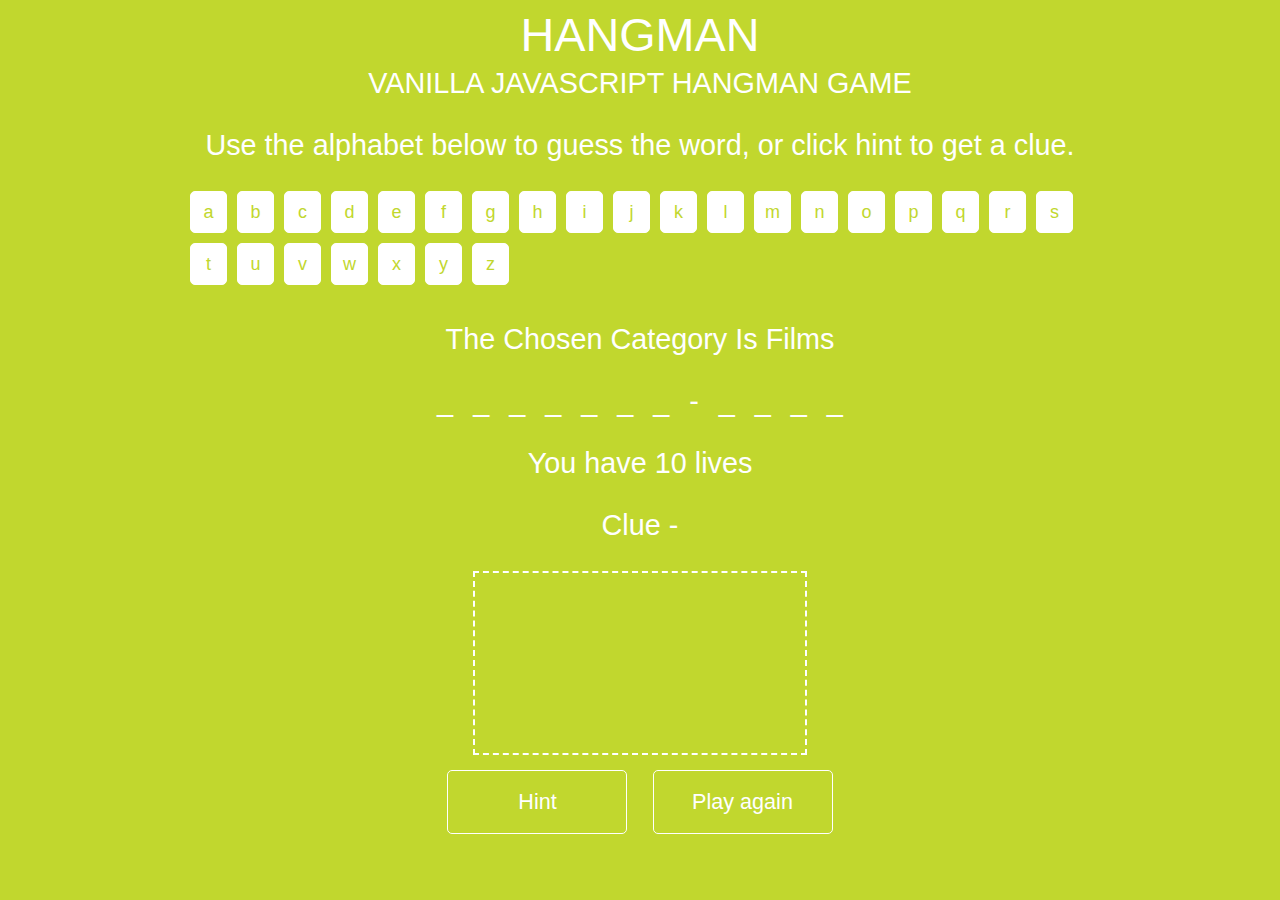
<file: Hangman/index.html>
<!DOCTYPE html>
<html lang="en">
<head>
    <meta charset="UTF-8">
    <meta name="viewport" content="width=device-width, initial-scale=1.0">
    <title>Hangman</title>
    <link rel="stylesheet" href="style.css">
</head>
<body>
    <div class="wrapper">
        <h1>Hangman</h1>
         <h2>Vanilla JavaScript Hangman Game</h2>
         <p>Use the alphabet below to guess the word, or click hint to get a clue. </p>
     </div>
     <div class="wrapper">
         <div id="buttons">
         </div>  
         <p id="catagoryName"></p>
         <div id="hold">
         </div>
         <p id="mylives"></p>
         <p id="clue">Clue -</p>  
          <canvas id="stickman">This Text will show if the Browser does NOT support HTML5 Canvas tag</canvas>
         <div class="container">
           <button id="hint">Hint</button>
           <button id="reset">Play again</button>
         </div>
     </div>
     <script src = "script.js">
    </script>
</body>
</html>
</file>
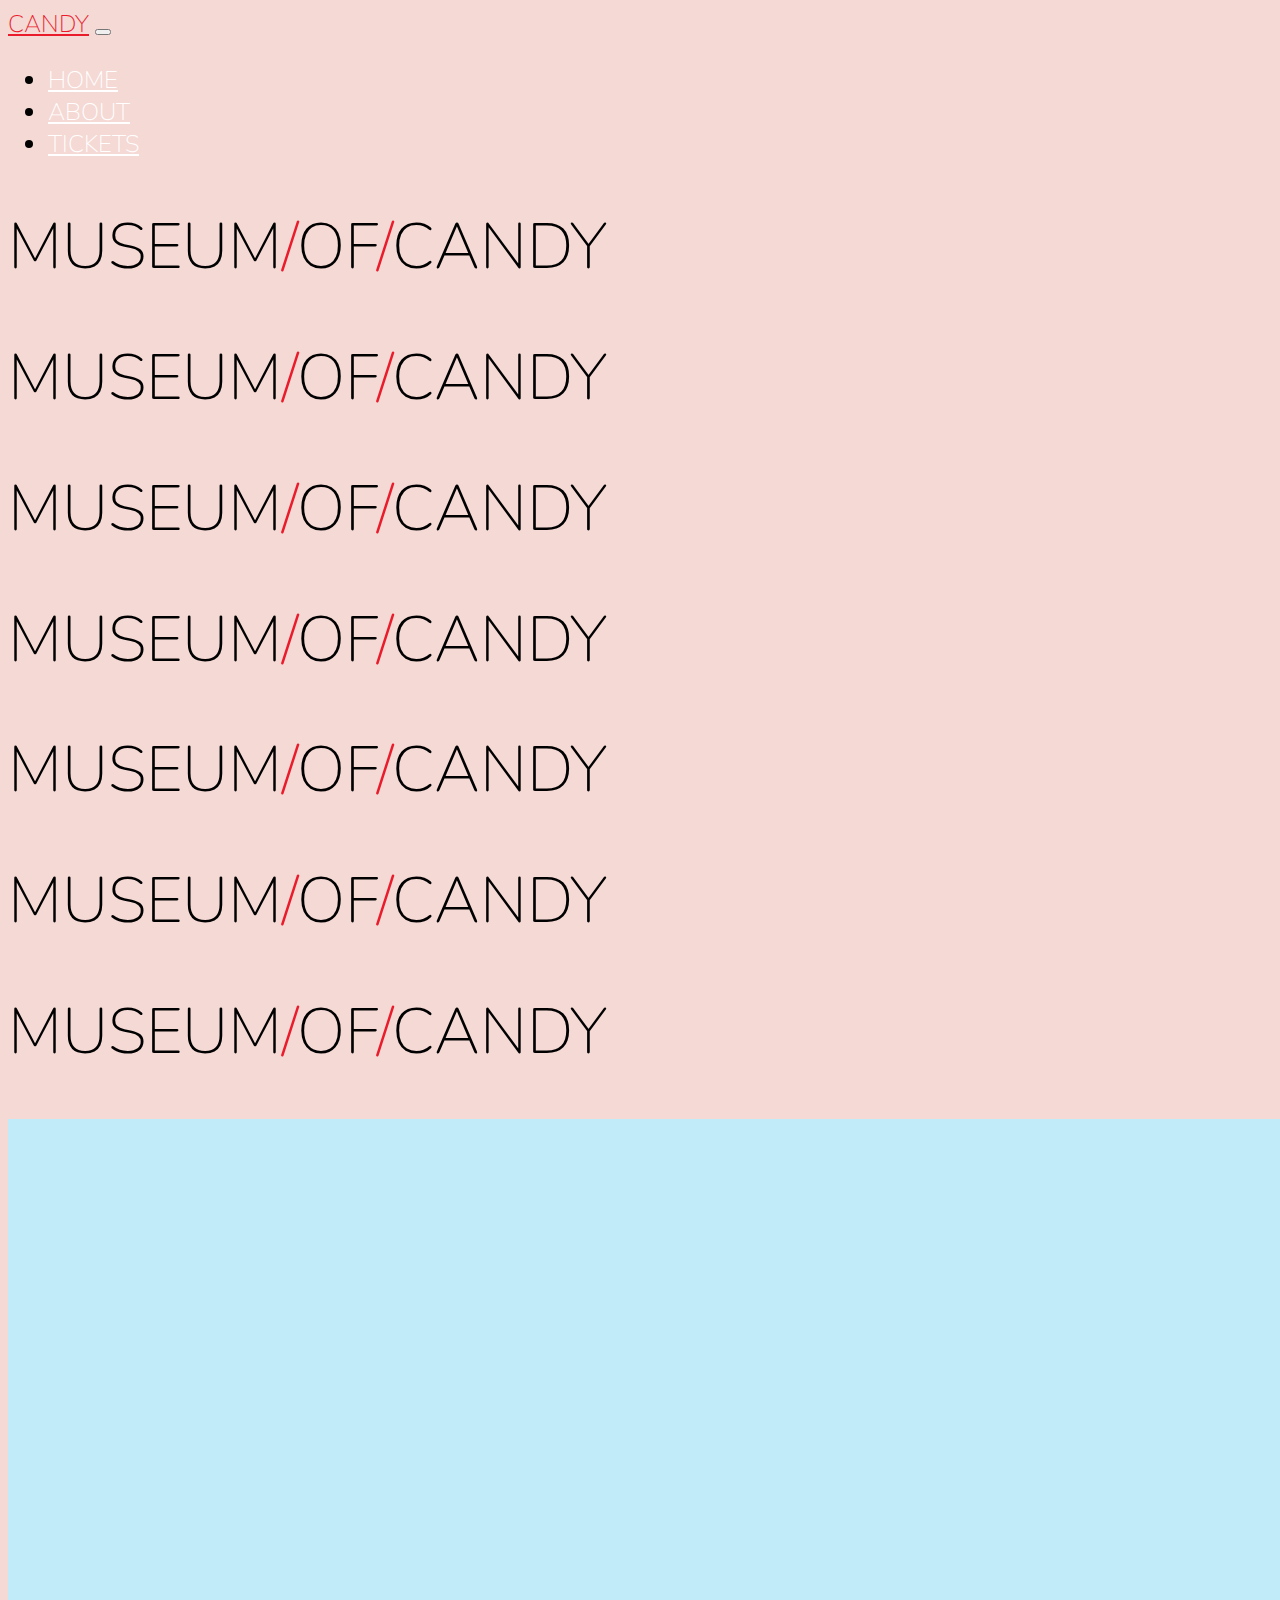
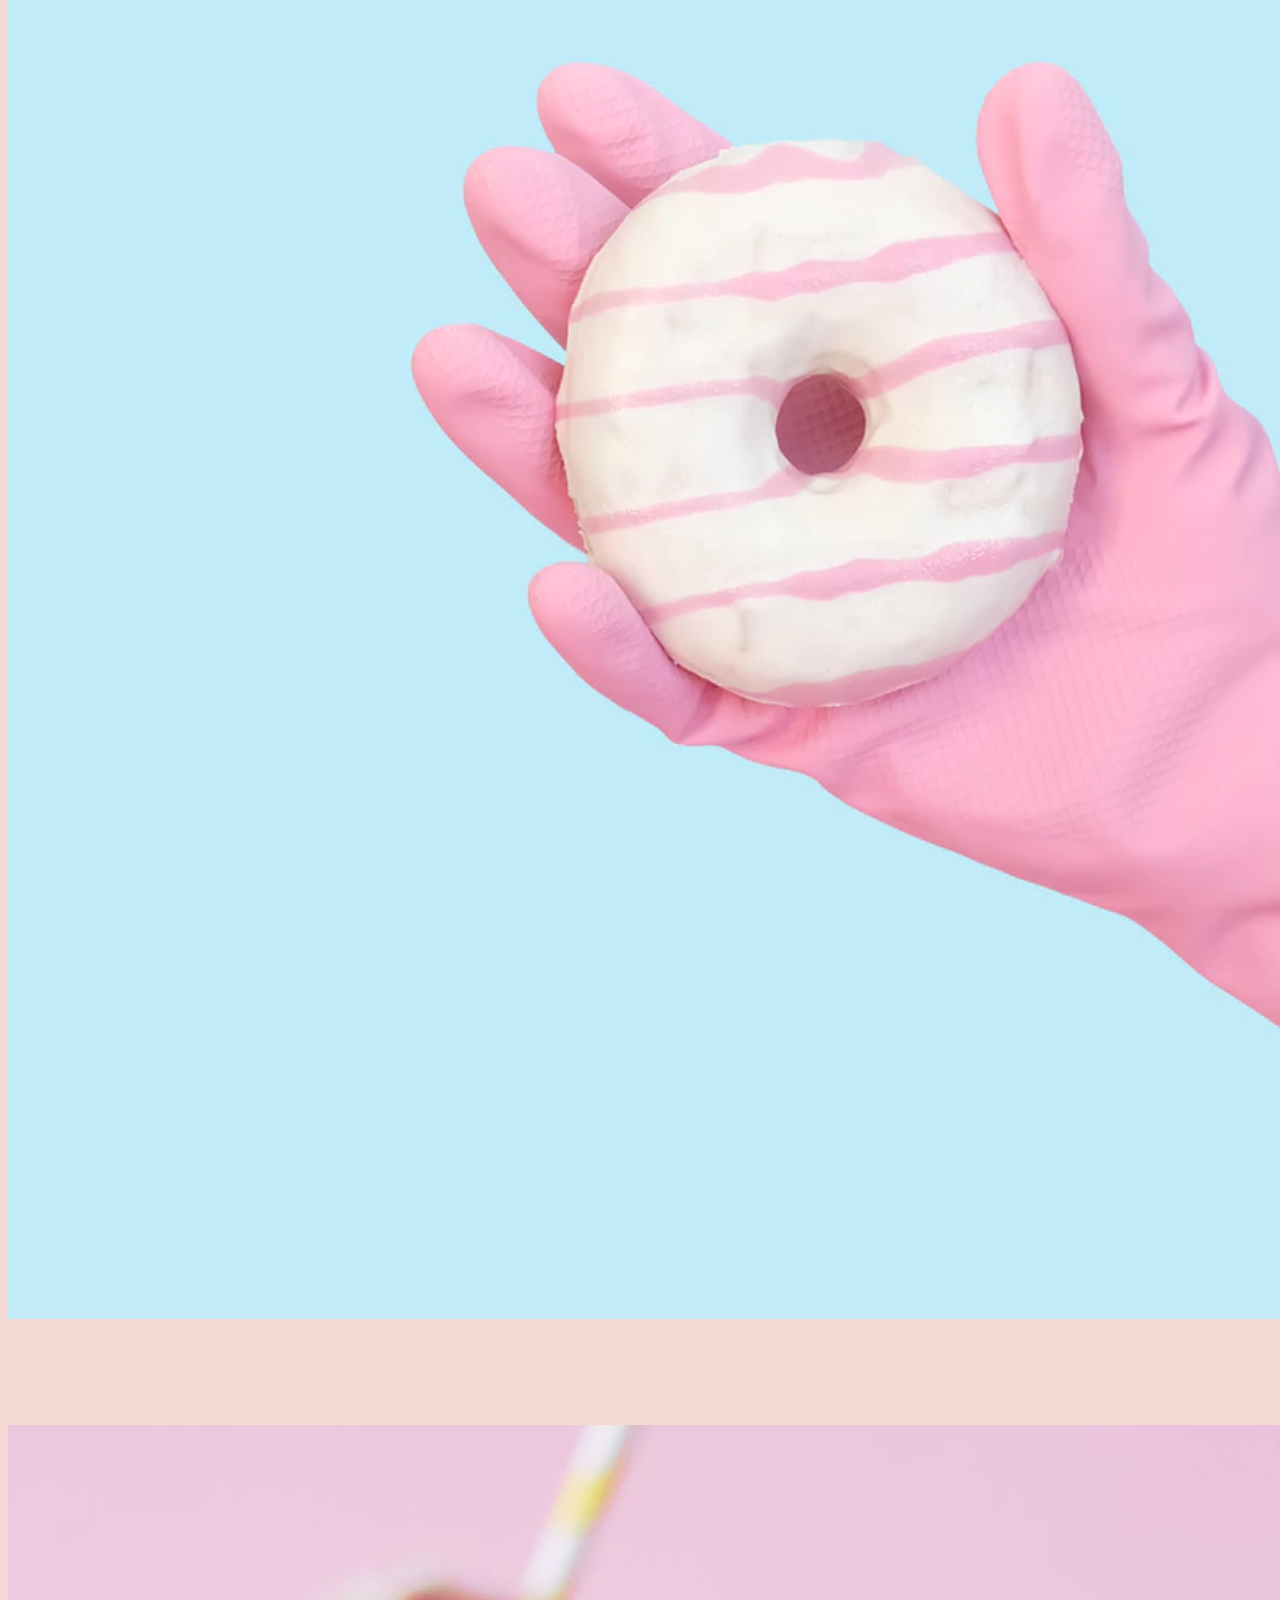
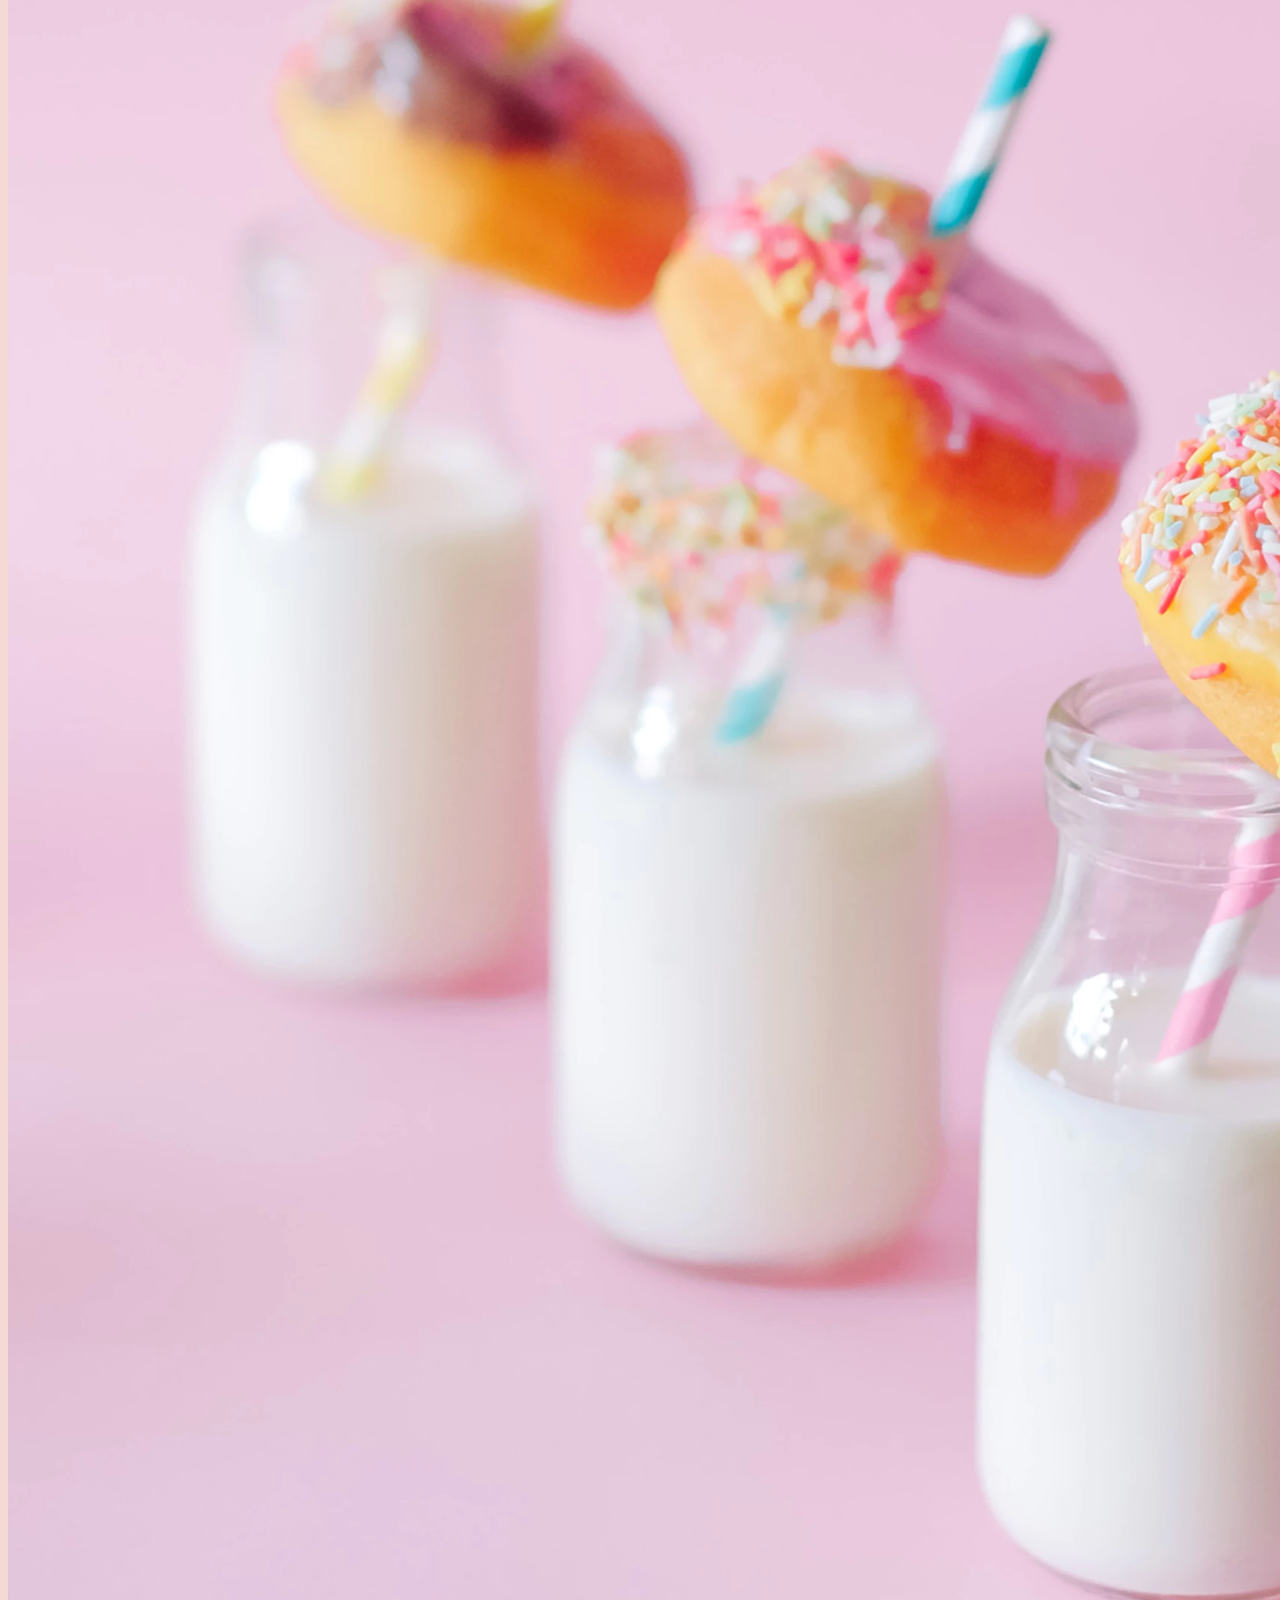
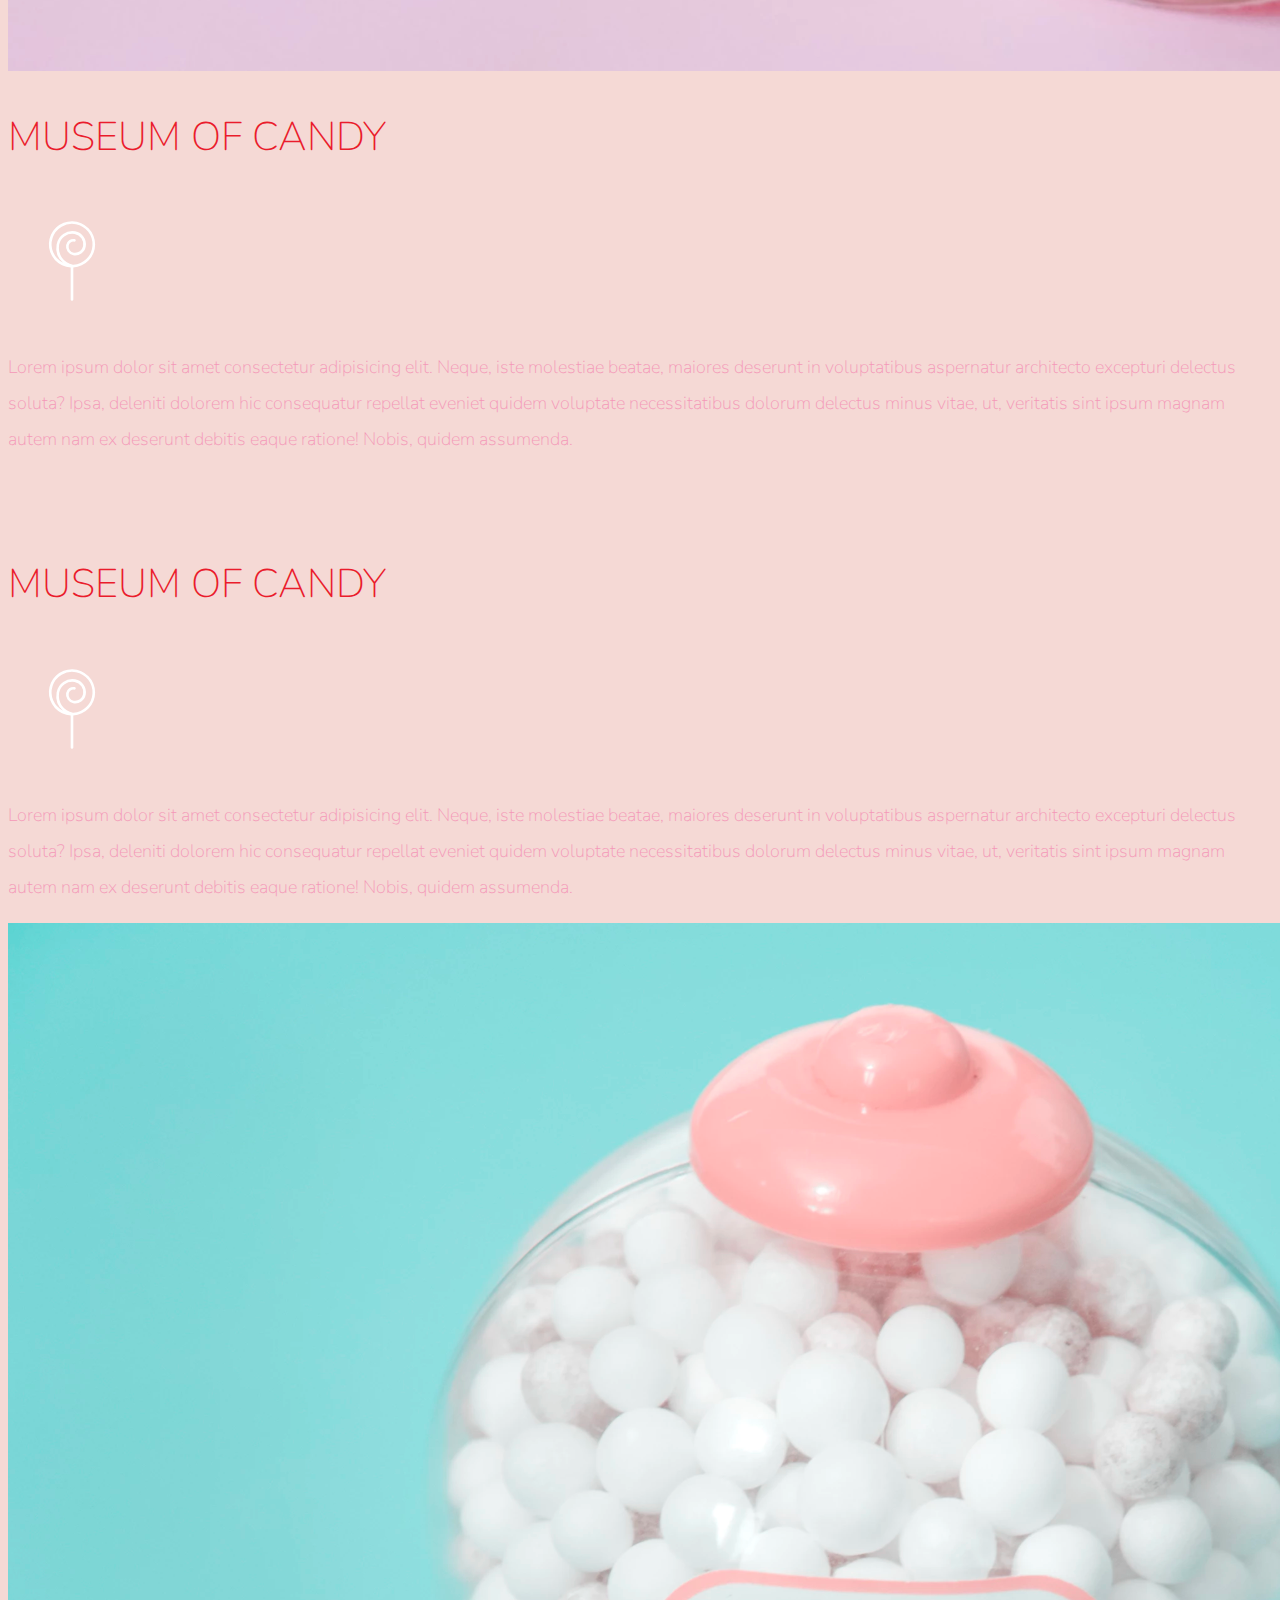
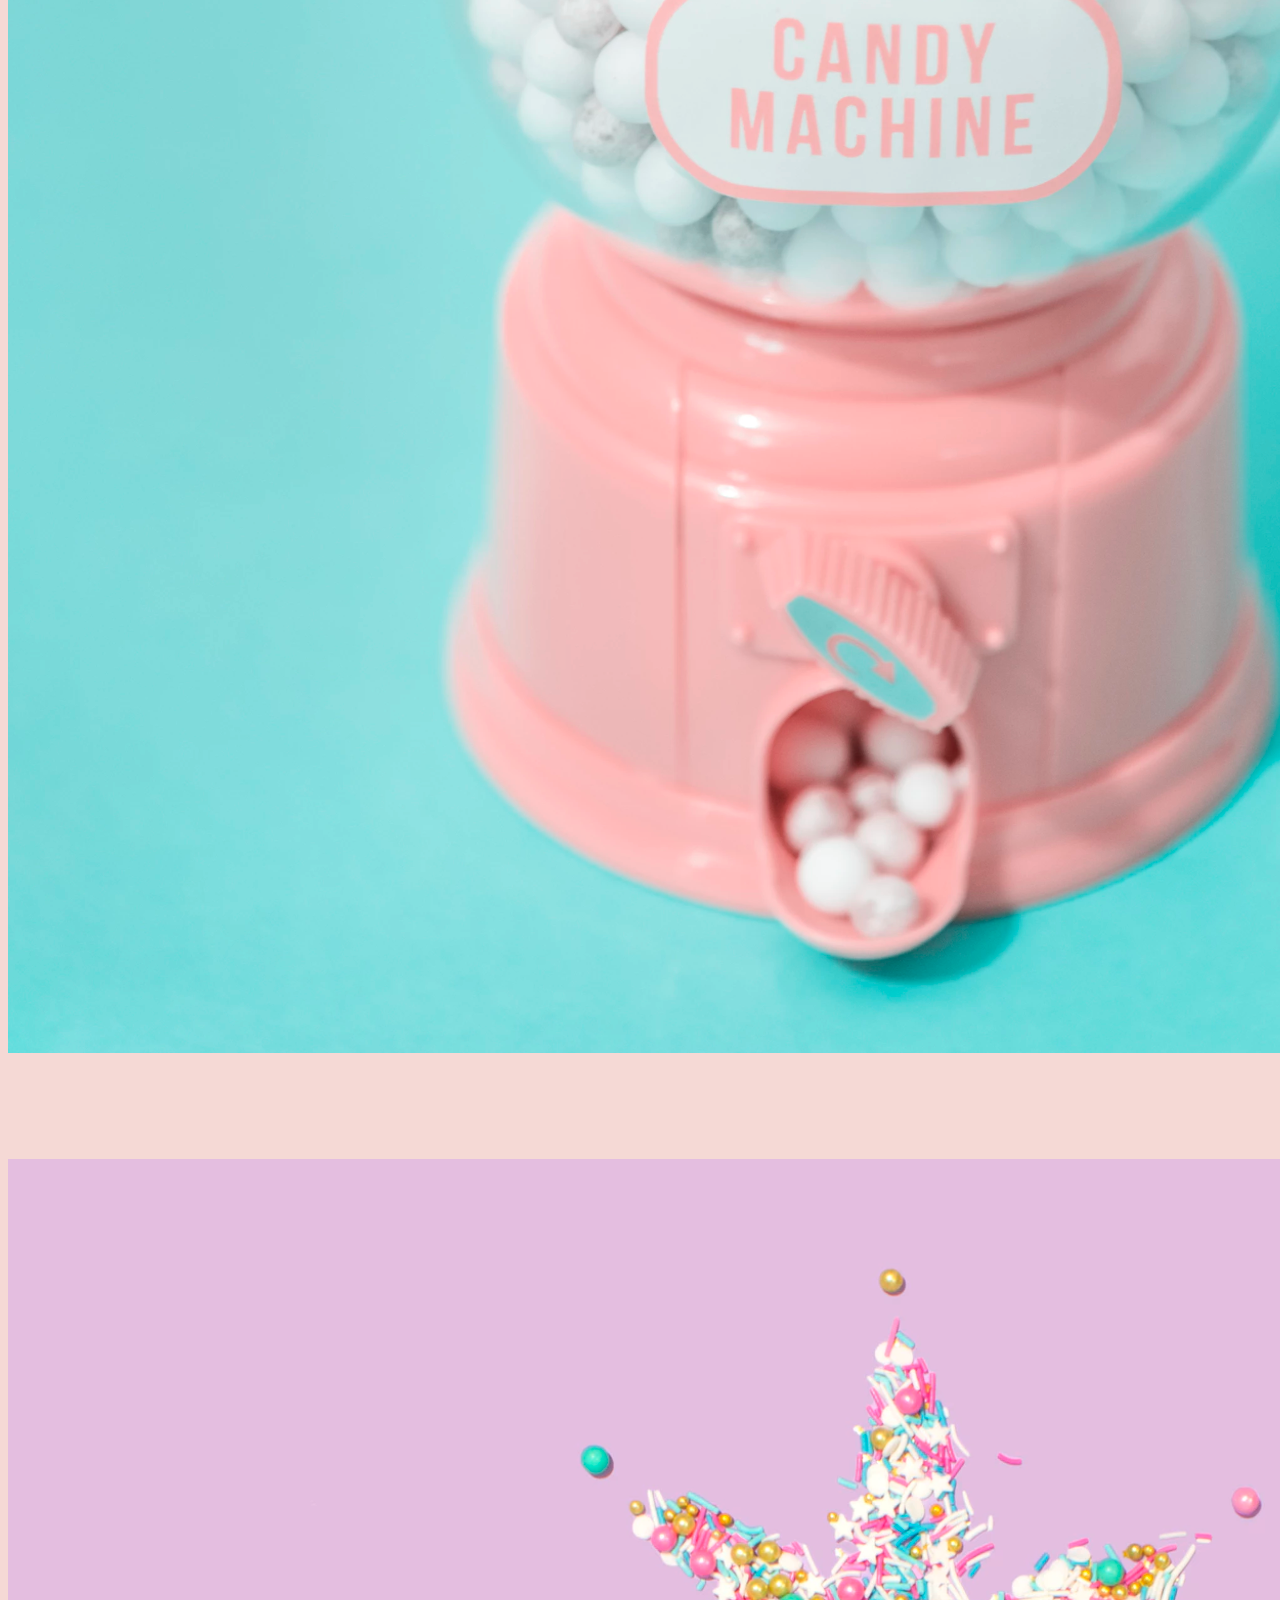
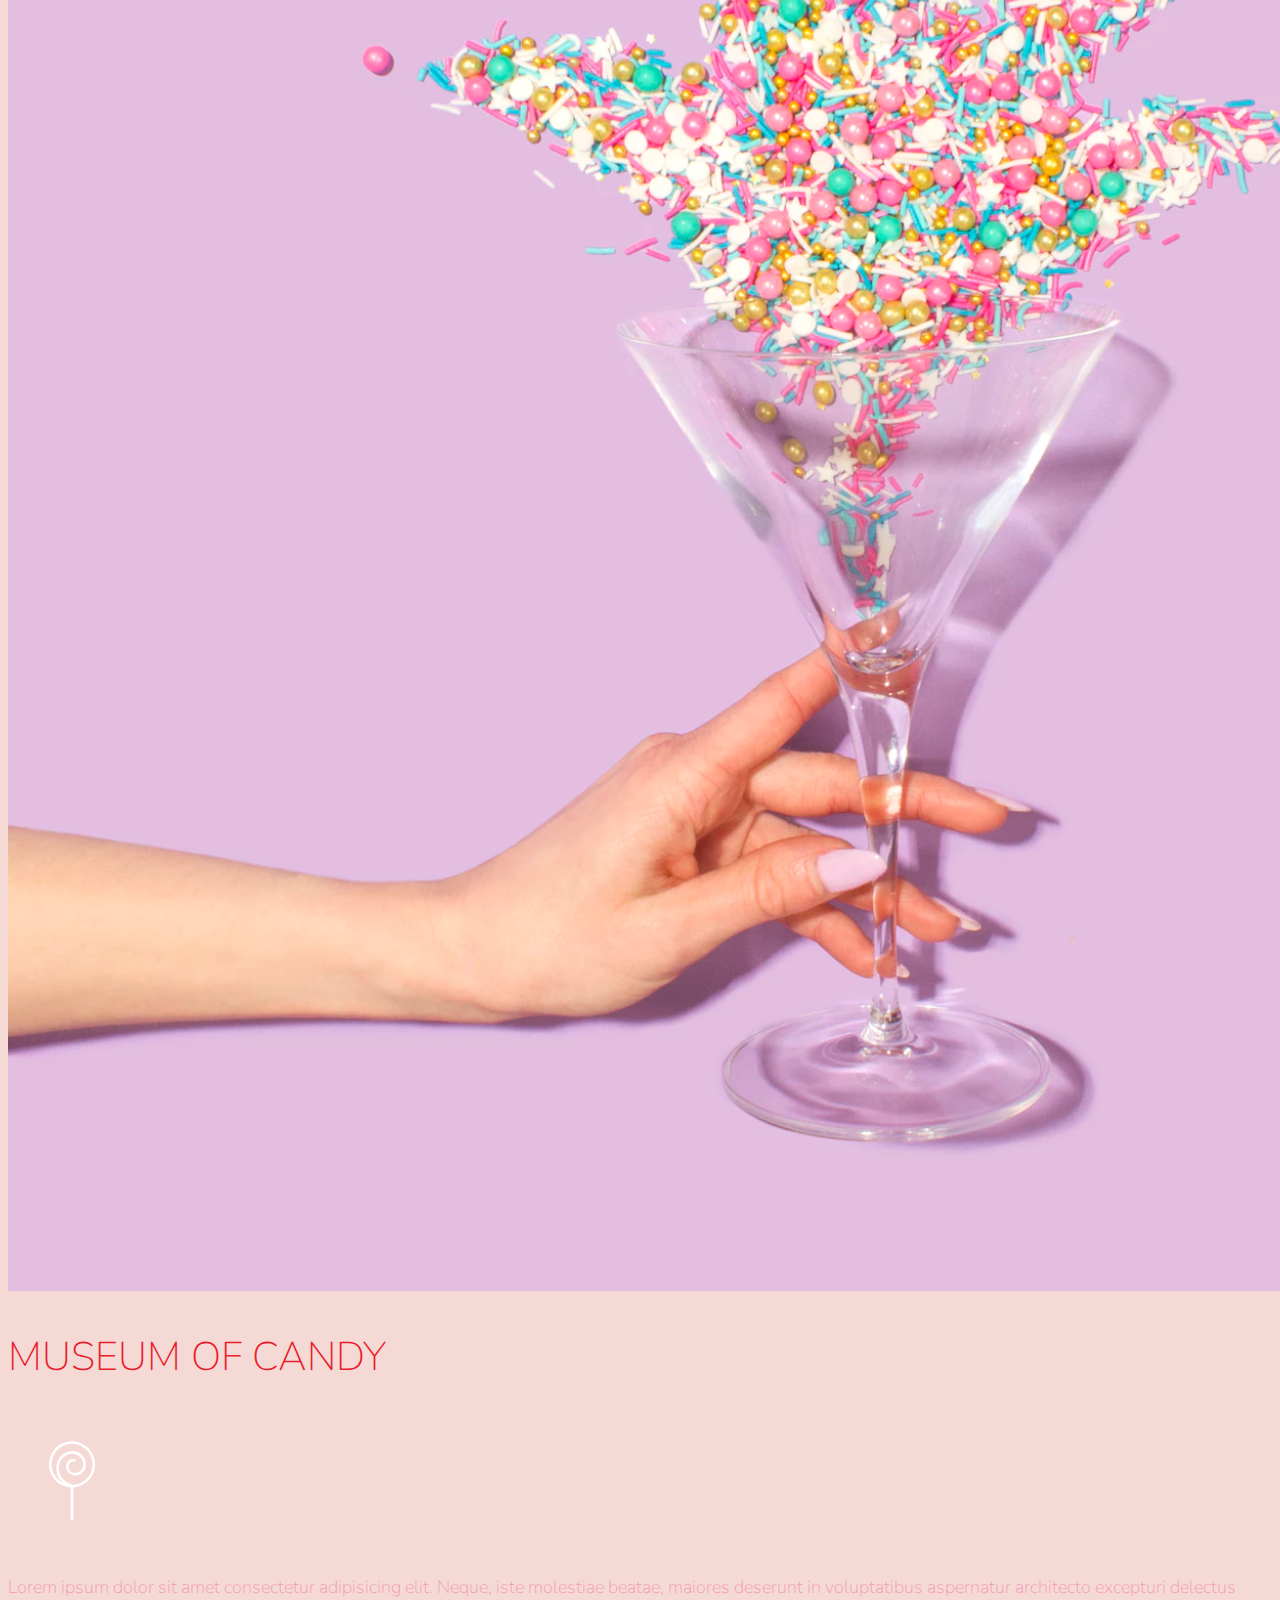
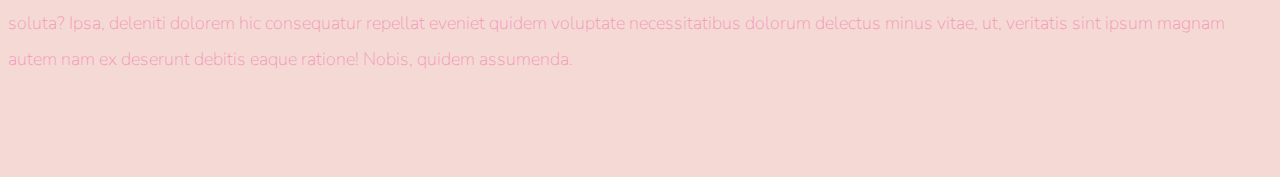
<file: Museum_of_Candy/index.html>
<!doctype html>
<html lang="en">

<head>

    <meta charset="utf-8">
    <meta name="viewport" content="width=device-width, initial-scale=1, shrink-to-fit=no">


    <link href="https://fonts.googleapis.com/css?family=Nunito:200,300,400,700" rel="stylesheet">


    <link rel="stylesheet" href="https://stackpath.bootstrapcdn.com/bootstrap/4.1.3/css/bootstrap.min.css" integrity="sha384-MCw98/SFnGE8fJT3GXwEOngsV7Zt27NXFoaoApmYm81iuXoPkFOJwJ8ERdknLPMO"
        crossorigin="anonymous">

    <link rel="stylesheet" href="app.css">

    <title>Museum of Candy</title>
</head>

<body>
    <nav id="mainNavbar" class="navbar navbar-dark navbar-expand-md py-0 fixed-top">
        <a href="#" class="navbar-brand">CANDY</a>
        <button class="navbar-toggler" data-toggle="collapse" data-target="#navLinks" aria-label="Toggle navigation">
            <span class="navbar-toggler-icon"></span>
        </button>
        <div class="collapse navbar-collapse" id="navLinks">
            <ul class="navbar-nav">
                <li class="nav-item">
                    <a href="" class="nav-link">HOME</a>
                </li>
                <li class="nav-item">
                    <a href="" class="nav-link">ABOUT</a>
                </li>
                <li class="nav-item">
                    <a href="" class="nav-link">TICKETS</a>
                </li>
            </ul>
        </div>
    </nav>

    <section class="container-fluid px-0">
        <div class="row align-items-center">
            <div class="col-lg-6">
                <div id="headingGroup" class="text-white text-center d-none d-lg-block mt-5">
                    <h1 class="">MUSEUM<span>/</span>OF<span>/</span>CANDY</h1>
                    <h1 class="">MUSEUM<span>/</span>OF<span>/</span>CANDY</h1>
                    <h1 class="">MUSEUM<span>/</span>OF<span>/</span>CANDY</h1>
                    <h1 class="">MUSEUM<span>/</span>OF<span>/</span>CANDY</h1>
                    <h1 class="">MUSEUM<span>/</span>OF<span>/</span>CANDY</h1>
                    <h1 class="">MUSEUM<span>/</span>OF<span>/</span>CANDY</h1>
                    <h1 class="">MUSEUM<span>/</span>OF<span>/</span>CANDY</h1>
                </div>
            </div>
            <div class="col-lg-6">
                <img class="img-fluid" src="imgs/hand2.png" alt="">
            </div>
        </div>
    </section>

    <section class="container-fluid px-0">
        <div class="row align-items-center content">
            <div class="col-md-6 order-2 order-md-1">
                <img src="imgs/milk.png" alt="" class="img-fluid">
            </div>
            <div class="col-md-6 text-center order-1 order-md-2">
                <div class="row justify-content-center">
                    <div class="col-10 col-lg-8 blurb mb-5 mb-md-0">
                        <h2>MUSEUM OF CANDY</h2>
                        <img src="imgs/lolli_icon.png" alt="" class="d-none d-lg-inline">
                        <p class="lead">Lorem ipsum dolor sit amet consectetur adipisicing elit. Neque, iste molestiae
                            beatae, maiores deserunt
                            in voluptatibus
                            aspernatur architecto excepturi delectus soluta? Ipsa, deleniti dolorem hic consequatur
                            repellat eveniet quidem
                            voluptate necessitatibus dolorum delectus minus vitae, ut, veritatis sint ipsum magnam
                            autem nam ex deserunt debitis
                            eaque ratione! Nobis, quidem assumenda.</p>
                    </div>
                </div>
            </div>
        </div>
        <div class="row align-items-center content">
            <div class="col-md-6 text-center">
                <div class="row justify-content-center">
                    <div class="col-10 col-lg-8 blurb mb-5 mb-md-0">
                        <h2>MUSEUM OF CANDY</h2>
                        <img src="imgs/lolli_icon.png" alt="" class="d-none d-lg-inline">
                        <p class="lead">Lorem ipsum dolor sit amet consectetur adipisicing elit. Neque, iste molestiae
                            beatae, maiores deserunt
                            in voluptatibus
                            aspernatur architecto excepturi delectus soluta? Ipsa, deleniti dolorem hic consequatur
                            repellat eveniet quidem
                            voluptate necessitatibus dolorum delectus minus vitae, ut, veritatis sint ipsum magnam
                            autem nam ex deserunt debitis
                            eaque ratione! Nobis, quidem assumenda.</p>
                    </div>
                </div>
            </div>
            <div class="col-md-6">
                <img src="imgs/gumball.png" alt="" class="img-fluid">
            </div>
        </div>
        <div class="row align-items-center content">
            <div class="col-md-6 order-2 order-md-1">
                <img src="imgs/sprinkles.png" alt="" class="img-fluid">
            </div>
            <div class="col-md-6 text-center order-1 order-md-2">
                <div class="row justify-content-center">
                    <div class="col-10 col-lg-8 blurb mb-5 mb-md-0">
                        <h2>MUSEUM OF CANDY</h2>
                        <img src="imgs/lolli_icon.png" alt="" class="d-none d-lg-inline">
                        <p class="lead">Lorem ipsum dolor sit amet consectetur adipisicing elit. Neque, iste molestiae
                            beatae, maiores
                            deserunt
                            in voluptatibus
                            aspernatur architecto excepturi delectus soluta? Ipsa, deleniti dolorem hic consequatur
                            repellat eveniet
                            quidem
                            voluptate necessitatibus dolorum delectus minus vitae, ut, veritatis sint ipsum magnam
                            autem nam ex deserunt
                            debitis
                            eaque ratione! Nobis, quidem assumenda.</p>
                    </div>
                </div>
            </div>
        </div>
    </section>

    <script src="https://code.jquery.com/jquery-3.3.1.slim.min.js" integrity="sha384-q8i/X+965DzO0rT7abK41JStQIAqVgRVzpbzo5smXKp4YfRvH+8abtTE1Pi6jizo"
        crossorigin="anonymous"></script>
    <script src="https://cdnjs.cloudflare.com/ajax/libs/popper.js/1.14.3/umd/popper.min.js" integrity="sha384-ZMP7rVo3mIykV+2+9J3UJ46jBk0WLaUAdn689aCwoqbBJiSnjAK/l8WvCWPIPm49"
        crossorigin="anonymous"></script>
    <script src="https://stackpath.bootstrapcdn.com/bootstrap/4.1.3/js/bootstrap.min.js" integrity="sha384-ChfqqxuZUCnJSK3+MXmPNIyE6ZbWh2IMqE241rYiqJxyMiZ6OW/JmZQ5stwEULTy"
        crossorigin="anonymous"></script>

    <script>
        $(function () {
            $(document).scroll(function () {
                var $nav = $("#mainNavbar");
                $nav.toggleClass("scrolled", $(this).scrollTop() > $nav.height());
            });
        });
    </script>
</body>

</html>
</file>
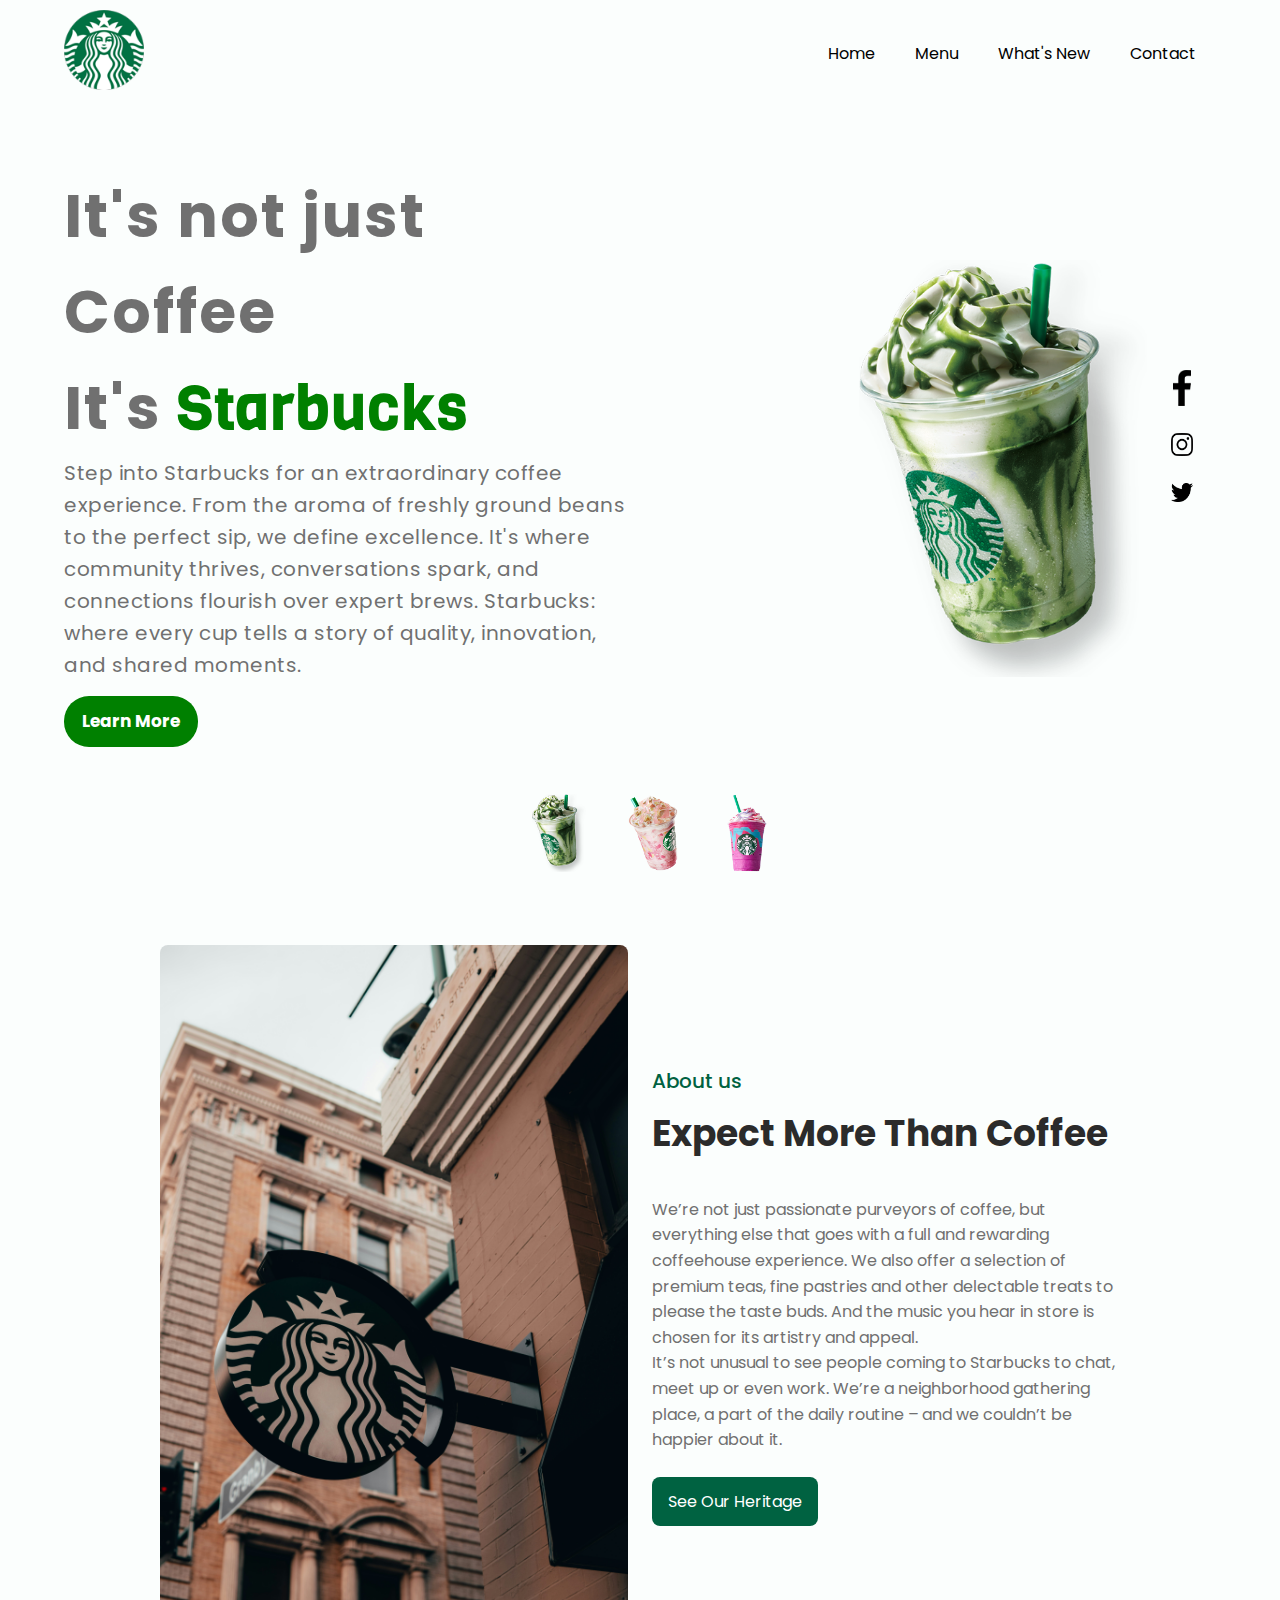
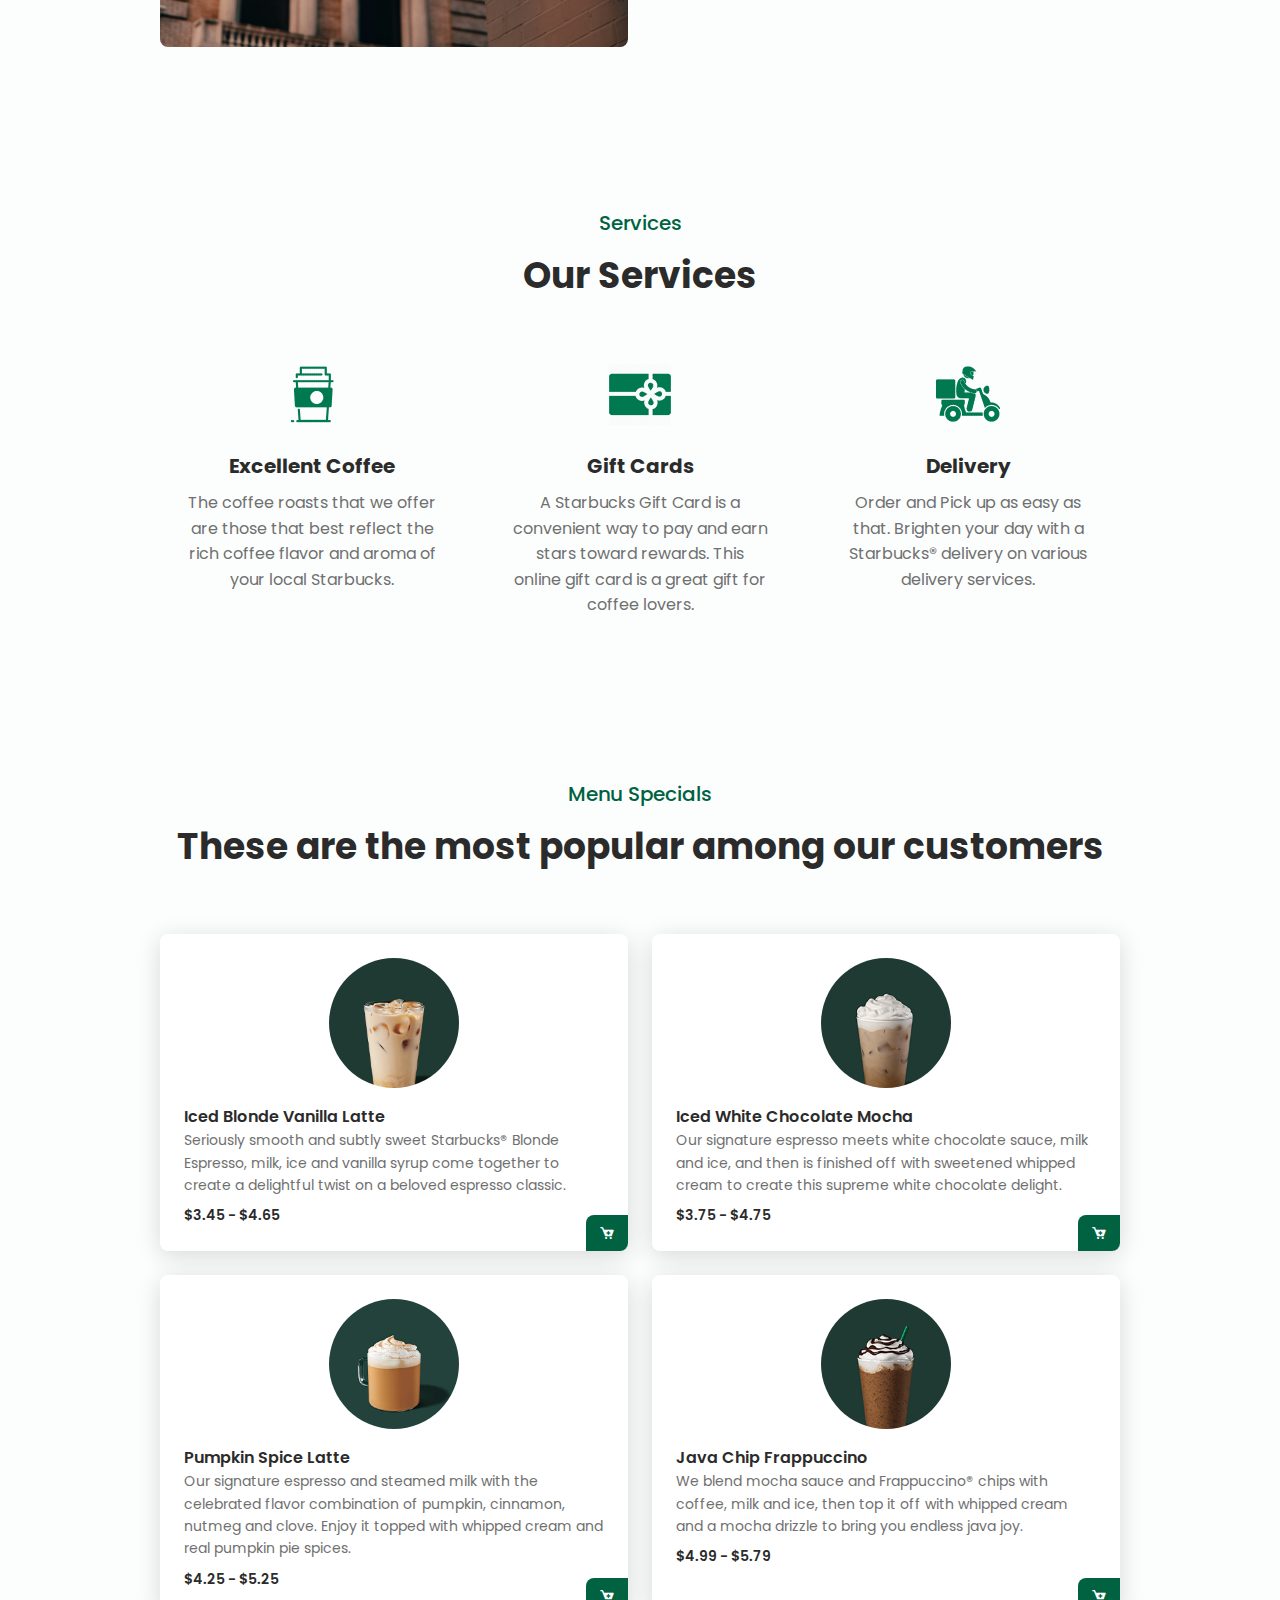
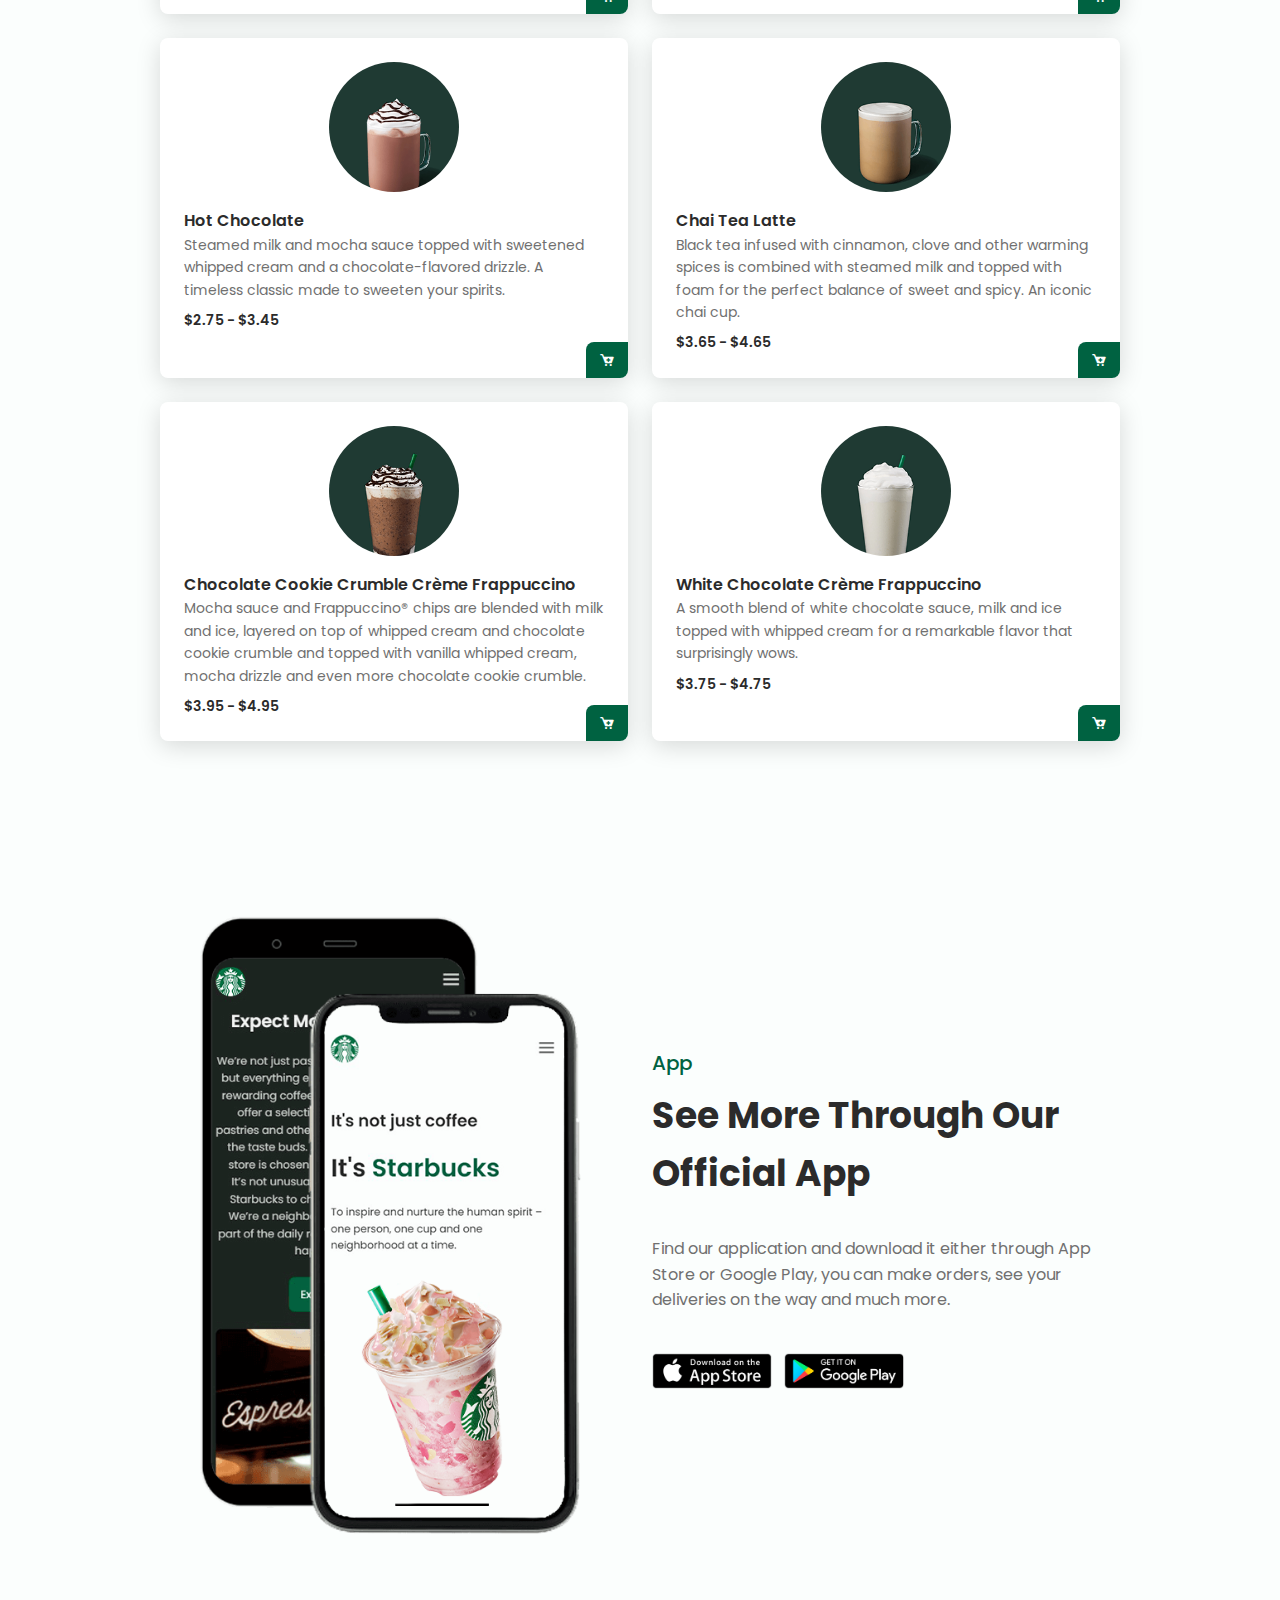
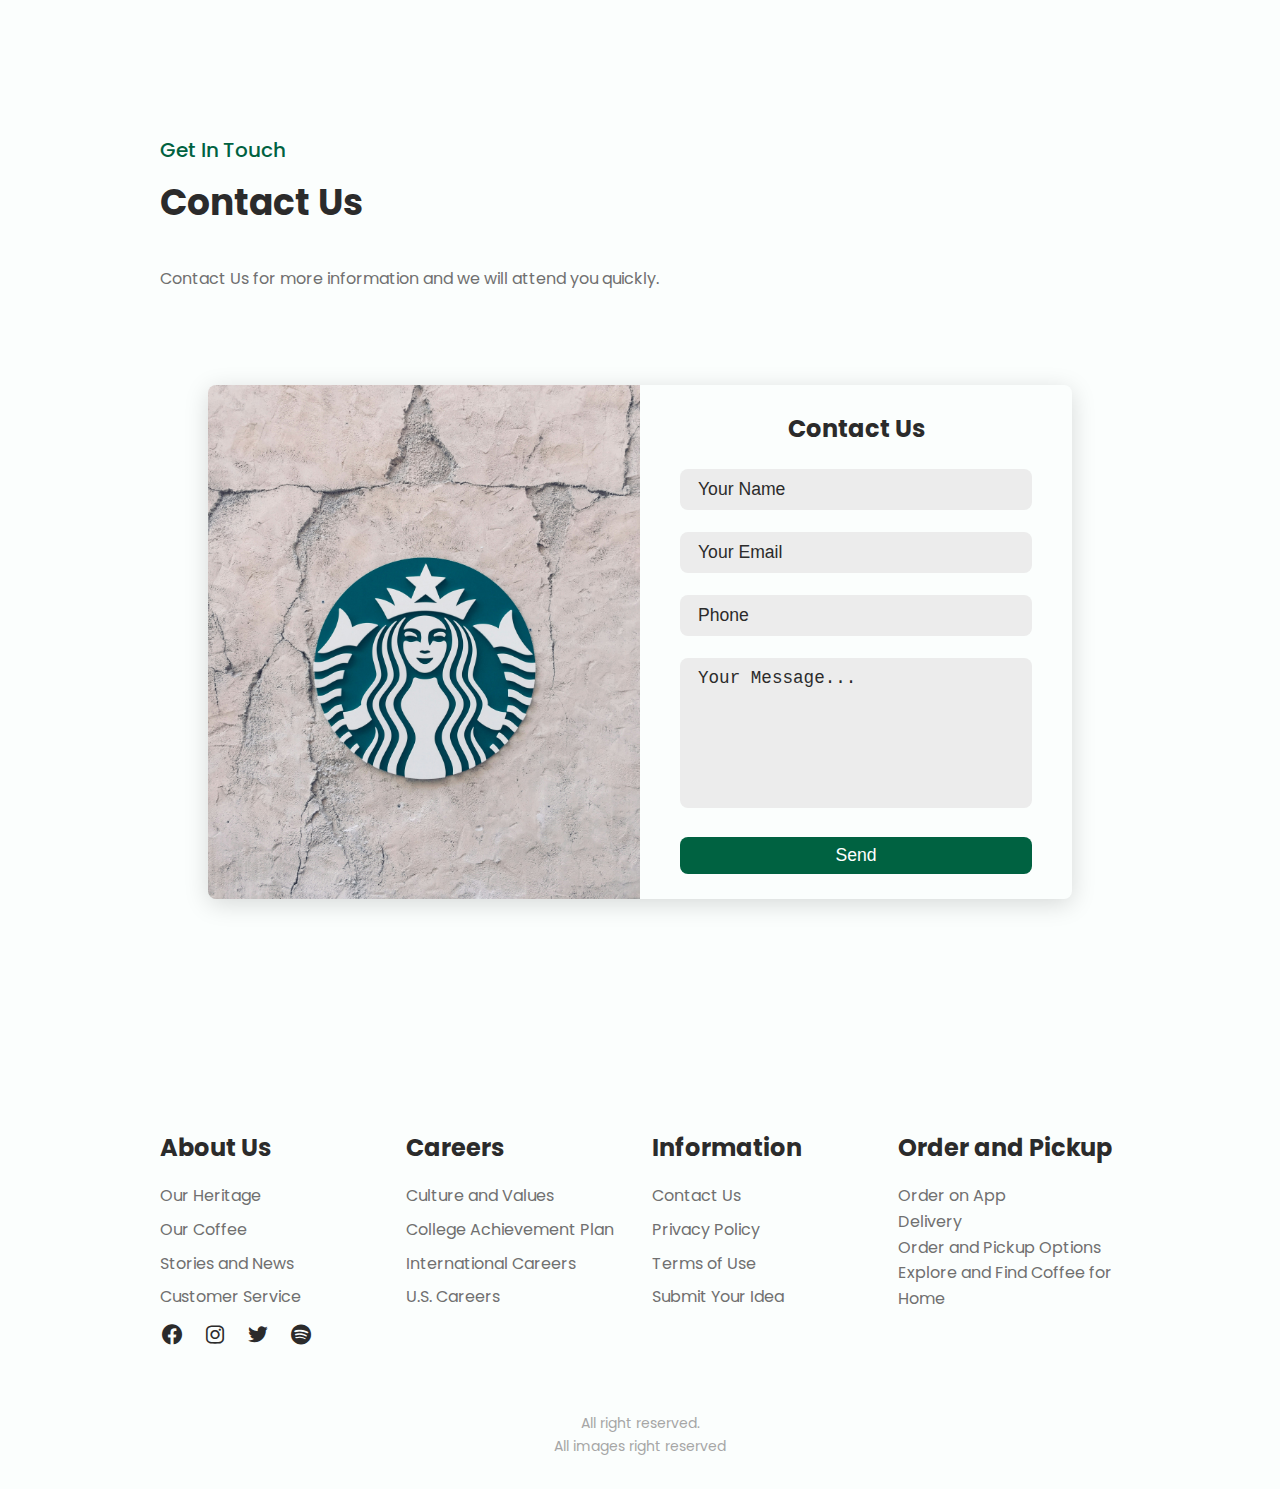
<file: Starbucks/index.html>
<!DOCTYPE html>
<html lang="en" dir="ltr">
  <head>
    <meta charset="utf-8">
    <meta name="viewport" content="width=device-width, initial-scale=1">
    <link rel="preconnect" href="https://fonts.gstatic.com">
    <link href="https://fonts.googleapis.com/css2?family=Viga&display=swap" rel="stylesheet">
    <link href="https://fonts.googleapis.com/css2?family=Poppins:wght@200&display=swap" rel="stylesheet">
    <link href='https://cdn.jsdelivr.net/npm/boxicons@2.0.5/css/boxicons.min.css' rel='stylesheet'>
    <link rel="stylesheet" href="https://cdn.jsdelivr.net/npm/swiper@11.0.7/swiper-bundle.min.css">
    <link href='https://cdn.jsdelivr.net/npm/boxicons@2.0.5/css/boxicons.min.css' rel='stylesheet'>
    <link rel="icon" href="img/logo.png">
    <title>Starbucks Landing Page</title>
    <link rel="stylesheet" href="style.css">
  </head>
  <body>

    <header>
      <div class="left-side">
        <a href="#"> <img src="img/logo.png" alt=""> </a>
      </div>
      <div class="right-side">
        <div class="nav-link-wrapper"> <a href="">Home</a> </div>
        <div class="nav-link-wrapper"> <a href="">Menu</a> </div>
        <div class="nav-link-wrapper"> <a href="">What's New</a> </div>
        <div class="nav-link-wrapper"> <a href="">Contact</a> </div>
      </div>
    </header>

    <div class="container">

      <div class="left-side">
        <h1>It's not just Coffee <br>
          It's <span class = "green"> Starbucks </span>
        </h1>
        <p>Step into Starbucks for an extraordinary coffee experience. From the aroma of freshly ground beans to the perfect sip, we define excellence. It's where community thrives, conversations spark, and connections flourish over expert brews. Starbucks: where every cup tells a story of quality, innovation, and shared moments.</p>
        <a href="">Learn More</a>
      </div>
      <div class="right-side">
        <img src="img/img1.png" alt="" class = "starbucks">
        <div class="box">
          <a href="#"> <img class = "facebook" src="img/facebook.png" alt=""></a>
          <a href="#"> <img src="img/instagram.png" alt=""></a>
          <a href="#"> <img src="img/twitter.png" alt=""></a>
        </div>
      </div>
    </div>
    <div class="thumb">
      <a href = "#bottom"><img id = "bottom" src="img/thumb1.png" onclick="imgSlider('img/img1.png');"> </a>
      <a href="#bottom"><img src="img/thumb2.png" onclick="imgSlider('img/img2.png');"> </a>
      <a href="#bottom"><img src="img/thumb3.png" onclick="imgSlider('img/img3.png');"> </a>
    </div>

    <section class="about section bd-container" id="about">
      <div class="about__container  bd-grid">
          <div class="about__data">
              <span class="section-subtitle about__initial">About us</span>
              <h2 class="section-title about__initial">Expect More Than Coffee</h2>
              <p class="about__description">We’re not just passionate purveyors of coffee, but everything else that goes with a full and rewarding coffeehouse experience. We also offer a selection of premium teas, fine pastries and other delectable treats to please the taste buds. And the music you hear in store is chosen for its artistry and appeal.<br>It’s not unusual to see people coming to Starbucks to chat, meet up or even work. We’re a neighborhood gathering place, a part of the daily routine – and we couldn’t be happier about it. </p>
              <a href="#" class="button">See Our Heritage</a>
          </div>

          <img src="img/about.jpg" alt="" class="about__img">
      </div>
  </section>

  <section class="services section bd-container" id="services">
      <span class="section-subtitle">Services</span>
      <h2 class="section-title">Our Services</h2>
      <div class="services__container  bd-grid">
          <div class="services__content">
              <img src="img/coffee.png" class="services__img">
              <h3 class="services__title">Excellent Coffee</h3>
              <p class="services__description">The coffee roasts that we offer are those that best reflect the rich coffee flavor and aroma of your local Starbucks.</p>
          </div>
          <div class="services__content">
              <img src="img/gift-card.png" class="services__img">
              <h3 class="services__title">Gift Cards</h3>
              <p class="services__description">A Starbucks Gift Card is a convenient way to pay and earn stars toward rewards. This online gift card is a great gift for coffee lovers.</p>
          </div>
          <div class="services__content">
              <img src="img/delivery.png" class="services__img">
              <h3 class="services__title">Delivery</h3>
              <p class="services__description">Order and Pick up as easy as that. Brighten your day with a Starbucks® delivery on various delivery services.</p>
          </div>
      </div>
  </section>

  <section class="menu section bd-container" id="menu">
      <span class="section-subtitle">Menu Specials</span>
      <h2 class="section-title">These are the most popular among our customers</h2>
      <div class="menu__container bd-grid">
          <div class="menu__content">
              <img src="img/b1.png" alt="" class="menu__img">
              <h3 class="menu__name">Iced Blonde Vanilla Latte</h3>
              <span class="menu__detail">Seriously smooth and subtly sweet Starbucks® Blonde Espresso, milk, ice and vanilla syrup come together to create a delightful twist on a beloved espresso classic.</span>
              <span class="menu__preci">$3.45 - $4.65</span>
              <a href="#" class="button menu__button"><i class='bx bxs-cart-add' ></i></a>
          </div>
          <div class="menu__content">
              <img src="img/b2.png" alt="" class="menu__img">
              <h3 class="menu__name">Iced White Chocolate Mocha</h3>
              <span class="menu__detail">Our signature espresso meets white chocolate sauce, milk and ice, and then is finished off with sweetened whipped cream to create this supreme white chocolate delight.</span>
              <span class="menu__preci">$3.75 - $4.75</span>
              <a href="#" class="button menu__button"><i class='bx bxs-cart-add' ></i></a>
          </div>
          <div class="menu__content">
              <img src="img/b3.png" alt="" class="menu__img">
              <h3 class="menu__name">Pumpkin Spice Latte</h3>
              <span class="menu__detail">Our signature espresso and steamed milk with the celebrated flavor combination of pumpkin, cinnamon, nutmeg and clove. Enjoy it topped with whipped cream and real pumpkin pie spices.</span>
              <span class="menu__preci">$4.25 - $5.25
              </span>
              <a href="#" class="button menu__button"><i class='bx bxs-cart-add' ></i></a>
          </div>
          <div class="menu__content">
              <img src="img/b4.png" alt="" class="menu__img">
              <h3 class="menu__name">Java Chip Frappuccino</h3>
              <span class="menu__detail">We blend mocha sauce and Frappuccino® chips with coffee, milk and ice, then top it off with whipped cream and a mocha drizzle to bring you endless java joy.</span>
              <span class="menu__preci">$4.99 - $5.79</span>
              <a href="#" class="button menu__button"><i class='bx bxs-cart-add' ></i></a>
          </div>
          <div class="menu__content">
              <img src="img/b5.png" alt="" class="menu__img">
              <h3 class="menu__name">Hot Chocolate</h3>
              <span class="menu__detail">Steamed milk and mocha sauce topped with sweetened whipped cream and a chocolate-flavored drizzle. A timeless classic made to sweeten your spirits.</span>
              <span class="menu__preci">$2.75 - $3.45</span>
              <a href="#" class="button menu__button"><i class='bx bxs-cart-add' ></i></a>
          </div>
          <div class="menu__content">
              <img src="img/b6.png" alt="" class="menu__img">
              <h3 class="menu__name">Chai Tea Latte</h3>
              <span class="menu__detail">Black tea infused with cinnamon, clove and other warming spices is combined with steamed milk and topped with foam for the perfect balance of sweet and spicy. An iconic chai cup.</span>
              <span class="menu__preci">$3.65 - $4.65</span>
              <a href="#" class="button menu__button"><i class='bx bxs-cart-add' ></i></a>
          </div>
          <div class="menu__content">
              <img src="img/b7.png" alt="" class="menu__img">
              <h3 class="menu__name">Chocolate Cookie Crumble Crème Frappuccino</h3>
              <span class="menu__detail">Mocha sauce and Frappuccino® chips are blended with milk and ice, layered on top of whipped cream and chocolate cookie crumble and topped with vanilla whipped cream, mocha drizzle and even more chocolate cookie crumble.</span>
              <span class="menu__preci">$3.95 - $4.95</span>
              <a href="#" class="button menu__button"><i class='bx bxs-cart-add' ></i></a>
          </div>
          <div class="menu__content">
              <img src="img/b8.png" alt="" class="menu__img">
              <h3 class="menu__name">White Chocolate Crème Frappuccino</h3>
              <span class="menu__detail">A smooth blend of white chocolate sauce, milk and ice topped with whipped cream for a remarkable flavor that surprisingly wows.</span>
              <span class="menu__preci">$3.75 - $4.75</span>
              <a href="#" class="button menu__button"><i class='bx bxs-cart-add' ></i></a>
          </div>
      </div>
  </section>

  <section class="app section bd-container">
      <div class="app__container bd-grid">
          <div class="app__data">
              <span class="section-subtitle app__initial">App</span>
              <h2 class="section-title app__initial">See More Through Our Official App</h2>
              <p class="app__description">Find our application and download it either through App Store or Google Play, you can make orders, see your deliveries on the way and much more.</p>
              <div class="app__stores">
                  <a href="#"><img src="img/app1.png" alt="" class="app__store"></a>
                  <a href="#"><img src="img/app2.png" alt="" class="app__store"></a>
              </div>
          </div>
          <img src="img/mobile-app.png" alt="" class="app__img">
      </div>
  </section>

  <section class="contact section bd-container" id="contact">
      <div class="contact__container bd-grid">
          <div class="contact__data">
              <span class="section-subtitle contact__initial">Get In Touch</span>
              <h2 class="section-title contact__initial">Contact Us</h2>
              <p class="contact__description">Contact Us for more information and we will attend you quickly.</p>
          </div>
      </div>
      <div class="container">
          <div class="contact-box">
              <div class="left"></div>
              <div class="right">
                  <h2>Contact Us</h2>
                  <input type="text" class="field" placeholder="Your Name" required>
                  <input type="text" class="field" placeholder="Your Email" required>
                  <input type="text" class="field" placeholder="Phone" required>
                  <textarea placeholder="Your Message..." class="field" required></textarea>
                  <button class="btn">Send</button>
              </div>
          </div>
      </div>
  </section>
</main>

<footer class="footer section bd-container">
  <div class="footer__container bd-grid">
      <div class="footer__content">
          <h3 class="footer__title">About Us</h3>
          <ul>
              <li><a href="#" class="footer__link">Our Heritage</a></li>
              <li><a href="#" class="footer__link">Our Coffee</a></li>
              <li><a href="#" class="footer__link">Stories and News</a></li>
              <li><a href="#" class="footer__link">Customer Service</a></li>
          </ul>
      </div>

      <div class="footer__content">
          <h3 class="footer__title">Careers</h3>
          <ul>
              <li><a href="#" class="footer__link">Culture and Values</a></li>
              <li><a href="#" class="footer__link">College Achievement Plan</a></li>
              <li><a href="#" class="footer__link">International Careers</a></li>
              <li><a href="#" class="footer__link">U.S. Careers</a></li>
          </ul>
      </div>

      
      <div class="footer__content">
          <h3 class="footer__title">Information</h3>
          <ul>
              <li><a href="#" class="footer__link">Contact Us</a></li>
              <li><a href="#" class="footer__link">Privacy Policy</a></li>
              <li><a href="#" class="footer__link">Terms of Use</a></li>
              <li><a href="#" class="footer__link">Submit Your Idea</a></li>
          </ul>
      </div>

      <div class="footer__content">
          <h3 class="footer__title">Order and Pickup</h3>
          <ul>
              <li>Order on App</li>
              <li>Delivery</li>
              <li>Order and Pickup Options</li>
              <li>Explore and Find Coffee for Home</li>
          </ul>
      </div>
  </div>
          <div>
              <a href="#" class="footer__social"><i class='bx bxl-facebook-circle'></i></a>
              <a href="#" class="footer__social"><i class='bx bxl-instagram'></i></a>
              <a href="#" class="footer__social"><i class='bx bxl-twitter'></i></a>
              <a href="#" class="footer__social"><i class='bx bxl-spotify' ></i></a>
          </div>
      </div>
  </div>
  <p class="footer__copy"> All right reserved.<br>All images right reserved</p>
</footer>

<script src = "script.js">
</script>
</body>
</html>
</file>
<file: Hangman/style.css>
/* Mixin's */
body {
  background: #c1d72e;
  font-family: "HelveticaNeue-Light", "Helvetica Neue Light", "Helvetica Neue", Helvetica, Arial, "Lucida Grande", sans-serif;
  color: #fff;
  height: 100%;
  text-align: center;
  font-size: 18px;
}

.wrappper {
  width: 100%;
  margin: 0 auto;
}
.wrappper:after {
  content: "";
  display: table;
  clear: both;
}

canvas {
  color: #fff;
  border: #fff dashed 2px;
  padding: 15px;
}

h1, h2, h3 {
  font-family: "Roboto", sans-serif;
  font-weight: 100;
  text-transform: uppercase;
  margin: 5px 0;
}

h1 {
  font-size: 2.6em;
}

h2 {
  font-size: 1.6em;
}

p {
  font-size: 1.6em;
}

#alphabet {
  margin: 15px auto;
  padding: 0;
  max-width: 900px;
}
#alphabet:after {
  content: "";
  display: table;
  clear: both;
}

#alphabet li {
  float: left;
  margin: 0 10px 10px 0;
  list-style: none;
  width: 35px;
  height: 30px;
  padding-top: 10px;
  background: #fff;
  color: #c1d72e;
  cursor: pointer;
  border-radius: 5px;
  -khtml-border-radius: 5px;
  border: solid 1px #fff;
}
#alphabet li:hover {
  background: #c1d72e;
  border: solid 1px #fff;
  color: #fff;
}

#my-word {
  margin: 0;
  display: block;
  padding: 0;
  display: block;
}

#my-word li {
  position: relative;
  list-style: none;
  margin: 0;
  display: inline-block;
  padding: 0 10px;
  font-size: 1.6em;
}



#mylives {
  font-size: 1.6em;
  text-align: center;
  display: block;
}

button {
  border-radius: 5px;
  -khtml-border-radius: 5px;
  background: #c1d72e;
  color: #fff;
  border: solid 1px #fff;
  text-decoration: none;
  cursor: pointer;
  font-size: 1.2em;
  padding: 18px 10px;
  width: 180px;
  margin: 10px;
  outline: none;
}
button:hover {
  -webkit-transition: all 0.3s ease-in-out;
  transition: all 0.3s ease-in-out;
  background: #fff;
  border: solid 1px #fff;
  color: #c1d72e;
}

@media (max-width: 767px) {
  #alphabet {
    padding: 0 0 0 15px;
  }
}
@media (max-width: 480px) {
  #alphabet {
    padding: 0 0 0 25px;
  }
}
</file>
<file: Museum_of_Candy/app.css>
body {
    background: #f5d9d5;
    font-family: "Nunito", sans-serif;
}

.blurb h2 {
   color: #EA1C2C;
   font-weight: 100;
   font-size: 2.5rem;
}

.blurb p {
    color: #f498b8;
    font-weight: 100;
    font-size: 1.125rem;
    line-height: 2;
}

.content {
    margin-top: 100px;
    margin-bottom: 100px;
}

#mainNavbar {
    font-size: 1.5rem;
    font-weight: 100;    
}

#mainNavbar .nav-link {
    color: white;
}

#mainNavbar .nav-link:hover {
    color: #EA1C2C;
}

#mainNavbar .navbar-brand {
    color: #EA1C2C;
    font-size: 1.5rem;
}

#headingGroup span {
    color: #EA1C2C;
}

#headingGroup h1 {
    font-weight: 100;
    font-size: 4rem;
}

.navbar.scrolled {
    background: rgb(222,192,222);
    transition: background 500ms;
}

@media (max-width: 1200px) {
    #headingGroup h1 {
        font-weight: 100;
        font-size: 3rem;
    }
    .blurb h2 {
        font-size: 2rem;
    }
}
</file>
<file: Starbucks/style.css>
*{
    margin: 0px;
    padding: 0px;
  }
  
  body{
    overflow-x: hidden;
  }
  
  header{
    display: flex;
    align-items: center;
    justify-content: space-between;
    width: 90%;
    margin: 10px auto;
  }
  
  header .left-side a img{
    width: 80px;
  }
  
  header .right-side{
    display: flex;
  }


  
  header .right-side .nav-link-wrapper a{
    padding: 10px;
    margin: 10px;
    text-decoration: none;
    color: black;
  }
  
  .container{
    max-width: 80%;
    margin: 50px auto;
  }
  
  .container .left-side{
    text-align: center;
  }
  
  .container .left-side h1{
    font-size: 60px;
    letter-spacing: 2px;
  }
  
  .container .left-side h1 .green{
    color: green;
    font-family: 'Viga', serif;
  }
  
  .container .left-side p{
    font-size: 20px;
    letter-spacing: 0.5px;
  }
  
  .container .left-side a{
    display: inline-block;
    background: green;
    padding: 12px 18px 12px 18px;
    text-decoration: none;
    border-radius: 25px;
    color: white;
    margin-top: 15px;
    font-size: 17px;
    font-weight: bold;
  }
  
  .container .right-side{
    text-align: center;
    margin-top: 60px;
  }
  
  .container .right-side img{
    max-width: 50%;
  }
  
  .container .right-side .box{
    position: absolute;
    display: grid;
    right: 0%;
    bottom: 0%;
  }
  
  .container .right-side .box img{
    width: 25px;
    margin: 10px;
  }
  
  .container .right-side .box img.facebook{
    width: 18.5px;
  }
  
  .thumb{
    display: flex;
    margin-top: -60px;
    justify-content: center;
  }
  
  .thumb a:hover{
    margin-top: -15px;
    transition: 0.2s;
  }
  
  .thumb img{
    width: 54px;
    margin: 20px;
  }
  
  @media (min-width: 1140px){
    *{
      margin: 0px;
      padding: 0px;
    }
  
    body{
      overflow-x: hidden;
    }
  
    header{
      display: flex;
      align-items: center;
      justify-content: space-between;
      width: 90%;
      margin: 10px auto;
    }
  
    header .left-side a img{
      width: 80px;
    }
  
    header .right-side{
      display: flex;
    }
  
    header .right-side .nav-link-wrapper a{
      padding: 10px;
      margin: 10px;
      text-decoration: none;
      color: black;
    }
  
    .container{
      max-width: 90%;
      margin: 50px auto;
      display: flex;
    }
  
    .container .left-side{
      text-align: left;
      flex: 1;
    }
  
    .container .left-side h1{
      font-size: 60px;
      letter-spacing: 2px;
    }
  
    .container .left-side h1 .green{
      color: green;
      font-family: 'Viga', serif;
    }
  
    .container .left-side p{
      font-size: 20px;
      letter-spacing: 0.5px;
    }
  
    .container .left-side a{
      display: inline-block;
      background: green;
      padding: 12px 18px 12px 18px;
      text-decoration: none;
      border-radius: 25px;
      color: white;
      margin-top: 15px;
      font-size: 17px;
      font-weight: bold;
    }
  
    .container .right-side{
      flex: 1;
      text-align: center;
    }
  
    .container .right-side img{
      width: 330px;
      margin-left: 150px;
      margin-top: -30px;
    }
  
    .container .right-side .box{
      display: grid;
      position: absolute;
      bottom: 40%;
      right: 1%;
    }
  
    .container .right-side .box img{
      width: 25px;
      margin: 10px;
    }
  
    .container .right-side .box img.facebook{
      width: 18.5px;
    }
  
    .thumb{
      position: absolute;
      bottom: 0%;
      left: 40%;
    }
  
    .thumb a:hover{
      margin-top: -15px;
      transition: 0.2s;
    }
  
    .thumb img{
      width: 54px;
      margin: 20px;
    }
  }
  
  @media only screen and (max-width: 650px){
    header{
      display: block;
    }
  
    header .left-side a img{
      width: 80px;
      margin: auto;
      display: block;
    }
  
    header .right-side{
      display: flex;
      justify-content: center;
      margin-top: 35px;
    }
  
    header .right-side .nav-link-wrapper a{
      padding: 10px;
      margin: 10px;
      text-decoration: none;
      color: black;
    }
    .container{
      max-width: 80%;
      margin: 50px auto;
    }
  
    .container .left-side{
      text-align: center;
    }
  
    .container .left-side h1{
      font-size: 50px;
      letter-spacing: 2px;
    }
  
    .container .left-side h1 .green{
      color: green;
      font-family: 'Viga', serif;
    }
  
    .container .left-side p{
      font-size: 18px;
      letter-spacing: 0.5px;
    }
  
    .container .left-side a{
      display: inline-block;
      background: green;
      padding: 12px 18px 12px 18px;
      text-decoration: none;
      border-radius: 25px;
      color: white;
      margin-top: 15px;
      font-size: 16.2px;
      font-weight: bold;
    }
  }
  
  @media only screen and (max-width: 404px){
    header{
      display: block;
    }
  
    header .left-side a img{
      width: 80px;
      margin: auto;
      display: block;
    }
  
    header .right-side{
      display: flex;
      justify-content: center;
      margin-top: 35px;
    }
  
    header .right-side .nav-link-wrapper a{
      padding: 5px;
      margin: 5px;
      text-decoration: none;
      color: black;
    }
    .container .right-side img{
      width: 330px;
      margin-top: -30px;
    }
    .container .right-side img{
      max-width: 50%;
    }
  
    .container .right-side .box{
      display: none;
      position: absolute;
      bottom: 250px;
      right: 25px;
    }
  
    .container .right-side .box img{
      width: 25px;
      margin: 10px;
    }
  
    .container .right-side .box img.facebook{
      width: 18.5px;
    }
  
    .thumb{
      display: flex;
      margin-top: -30px;
      justify-content: center;
    }
  
    .thumb a:hover{
      margin-top: -15px;
      transition: 0.2s;
    }
  
    .thumb img{
      width: 45px;
      margin: 20px;
    }
  }




  @import url("https://fonts.googleapis.com/css2?family=Poppins:wght@400;500;600&display=swap");
  ::-webkit-scrollbar {
    width: 10px;
  }
  ::-webkit-scrollbar-track {
    background: #A6A6A6;
  }
  ::-webkit-scrollbar-thumb {
    background: #006241;
    border-radius: 12px;
    transition: all 1s ease;
  }
  
  :root {
    --header-height: 3.2rem;
    --first-color: #006241;
    --first-color-alt: #114232;
    --title-color: #2b2b2b;
    --text-color: #707070;
    --text-color-light: #A6A6A6;
    --body-color: #FBFEFD;
    --container-color: #FFFFFF;
    --field-color: #ececec;
    --body-font: 'Poppins', sans-serif;
    --biggest-font-size: 2.25rem;
    --h1-font-size: 1.5rem;
    --h2-font-size: 1.25rem;
    --h3-font-size: 1rem;
    --normal-font-size: .938rem;
    --small-font-size: .813rem;
    --smaller-font-size: .75rem;
    --font-medium: 500;
    --font-semi-bold: 600;
    --mb-1: .5rem;
    --mb-2: 1rem;
    --mb-3: 1.5rem;
    --mb-4: 2rem;
    --mb-5: 2.5rem;
    --mb-6: 3rem;
    --z-tooltip: 10;
    --z-fixed: 100;
  }
  
  @media screen and (min-width: 768px){
    :root{
      --biggest-font-size: 4rem;
      --h1-font-size: 2.25rem;
      --h2-font-size: 1.5rem;
      --h3-font-size: 1.25rem;
      --normal-font-size: 1rem;
      --small-font-size: .875rem;
      --smaller-font-size: .813rem;
    }
  }
  
  *,::before,::after{
    box-sizing: border-box;
  }
  
  html{
    scroll-behavior: smooth;
  }
  
  body.dark-theme{
    --title-color: #F1F3F2;
    --text-color: #C7D1CC;
    --body-color: #1D2521;
    --container-color: #27302C;
    --field-color: #214231;
  }
  
  .change-theme{
    position: absolute;
    right: 1rem;
    top: 1.8rem;
    color: var(--text-color);
    font-size: 1.5rem;
    cursor: pointer;
  }
  
  body{
    margin: var(--header-height) 0 0 0;
    font-family: var(--body-font);
    font-size: var(--normal-font-size);
    background-color: var(--body-color);
    color: var(--text-color);
    line-height: 1.6;
  }
  
  h1,h2,h3,p,ul{
    margin: 0;
  }
  
  ul{
    padding: 0;
    list-style: none;
  }
  
  a{
    text-decoration: none;
  }
  
  img{
    max-width: 100%;
    height: auto;
  }
  
  .section{
    padding: 4rem 0 2rem;
  }
  
  .section-title, .section-subtitle{
    text-align: center;
  }
  
  .section-title{
    font-size: var(--h1-font-size);
    color: var(--title-color);
    margin-bottom: var(--mb-3);
  }
  
  .section-subtitle{
    display: block;
    font-size: var(--h3-font-size);
    color: var(--first-color);
    font-weight: var(--font-medium);
    margin-bottom: var(--mb-1);
  }
  
  .bd-container{
    max-width: 960px;
    width: calc(100% - 2rem);
    margin-left: var(--mb-2);
    margin-right: var(--mb-2);
  }
  
  .bd-grid{
    display: grid;
    gap: 1.5rem;
  }
  
  .header{
    width: 100%;
    position: fixed;
    top: 0;
    left: 0;
    z-index: var(--z-fixed);
    background-color: var(--body-color);
  }
  .header img{
    width: 58%;
    height: 58%;
    padding: 15px 0;
  }
  
  .nav{
    max-width: 1024px;
    height: var(--header-height);
    display: flex;
    justify-content: space-between;
    align-items: center;
  }
  
  @media screen and (max-width: 768px){
    .nav__menu{
      position: fixed;
      top: -100%;
      left: 0;
      width: 100%;
      height: 100%;
      font-size: 1.5rem;
      padding: 35% 0 1rem;
      text-align: center;
      background-color: var(--body-color);
      transition: .4s;
      border-radius: 0 0 1rem 1rem;
      z-index: var(--z-fixed);
    }
    .header img{
      width: 40%;
      height: 40%;
    }
  }
  
  .nav__item{
    margin-bottom: var(--mb-2);
  }
  
  .nav__link, .nav__logo, .nav__toggle{
    color: var(--text-color);
    font-weight: var(--font-medium);
  }
  
  .nav__logo:hover{
    color: var(--first-color);
  }
  
  .nav__link{
    transition: .3s;
  }
  
  .nav__link:hover{
    color: var(--first-color);
  }
  
  .nav__toggle{
    font-size: 2rem;
    cursor: pointer;
  }
  
  .show-menu{
    top: var(--header-height);
  }
  
  .active-link{
    color: var(--first-color);
  }
  
  .scrolheader{
    box-shadow: 0 5px 25px rgba(1 1 1 / 15%);
  }
  
  .scrolltop{
    position: fixed;
    right: 1rem;
    bottom: -20%;
    display: flex;
    justify-content: center;
    align-items: center;
    padding: .3rem;
    background: rgba(6,156,84,.5);
    border-radius: .4rem;
    z-index: var(--z-tooltip);
    transition: .4s;
    visibility: hidden;
  }
  
  .scrolltop:hover{
    background-color: var(--first-color-alt);
  }
  
  .scrolltop__icon{
    font-size: 1.8rem;
    color: var(--body-color);
  }
  
  .show-scroll{
    visibility: visible;
    bottom: 1.5rem;
  }
  
  .home__container{
    height: calc(100vh - var(--header-height));
    align-content: center;
  }
  
  .home__title{
    font-size: var(--biggest-font-size);
    color: var(--first-color);
    margin-bottom: var(--mb-1);
  }
  
  .home__title span{
    color: var(--title-color);
  }
  
  .home__subtitle{
    font-size: var(--h1-font-size);
    color: var(--title-color);
  }
  
  .home__paragraph{
    color: var(--title-color);
    padding: 15px 0;
  }
  .swiper-container {
    width: 100%;
    height: 100%;
    padding: 0;
  }
  
  .swiper-slide {
    width: 200px;
  }
  
  .swiper-slide img {
    width: 90%;
    padding-top: 0px;
    justify-self: center;
    top: 0;
  }
  .swiper-container-3d .swiper-slide-shadow-bottom, .swiper-container-3d .swiper-slide-shadow-left, .swiper-container-3d .swiper-slide-shadow-right, .swiper-container-3d .swiper-slide-shadow-top{
    background-image: none;
  }
  
  .button{
    display: inline-block;
    background-color: var(--first-color);
    color: #FFF;
    padding: .75rem 1rem;
    border-radius: .5rem;
    transition: .3s;
  }
  
  .button:hover{
    background-color: var(--first-color-alt);
  }
  
  .about__data{
    text-align: center;
  }
  
  .about__description{
    margin-bottom: var(--mb-3);
  }
  
  .about__img{
    width: 380px;
    height: auto;
    border-radius: .5rem;
    justify-self: center;
  }
  
  .services__container{
    row-gap: 2.5rem;
    grid-template-columns: repeat(auto-fit, minmax(220px, 1fr));
  }
  
  .services__content{
    text-align: center;
  }
  
  .services__img{
    width: 64px;
    height: 64px;
    fill: var(--first-color);
    margin-bottom: var(--mb-2);
  }
  
  .services__title{
    font-size: var(--h3-font-size);
    color: var(--title-color);
    margin-bottom: var(--mb-1);
  }
  
  .services__description{
    padding: 0 1.5rem;
  }
  
  .menu__container{
    grid-template-columns: repeat(2, 1fr);
    justify-content: center;
  }
  
  .menu__content{
    position: relative;
    display: flex;
    flex-direction: column;
    background-color: var(--container-color);
    border-radius: .5rem;
    box-shadow: 0 5px 25px rgba(1 1 1 / 15%);
    padding: .75rem;
  }
  
  .menu__img{
    width: 100px;
    align-self: center;
    border-radius: 50%;
    margin-bottom: var(--mb-2);
  }
  
  .menu__name, .menu__preci{
    font-weight: var(--font-semi-bold);
    color: var(--title-color);
  }
  
  .menu__name{
    font-size: var(--normal-font-size);
  }
  
  .menu__detail, .menu__preci{
    font-size: var(--small-font-size);
  }
  
  .menu__detail{
    margin-bottom: var(--mb-1);
  }
  
  .menu__button{
    position: absolute;
    bottom: 0;
    right: 0;
    display: flex;
    padding: .625rem .813rem;
    border-radius: .5rem 0 .5rem 0;
  }
  
  .app__data{
    text-align: center;
  }
  
  .app__description{
    margin-bottom: var(--mb-5);
  }
  
  .app__stores{
    margin-bottom: var(--mb-4);
  }
  
  .app__store{
    width: 120px;
    margin: 0 var(--mb-1);
  }
  
  .app__img{
    width: 230px;
    justify-self: center;
  }
  
  .contact__container{
    text-align: center;
  }
  
  .contact__description{
    margin-bottom: var(--mb-3);
  }
  .container{
    position: relative;
    width: 100%;
    height: 100%;
    display: flex;
    justify-content: center;
    align-items: center;
    padding: 20px 0px;
  }
  .contact-box{
    width: 100%;
    display: grid;
    grid-template-columns: repeat(2, 1fr);
    justify-content: center;
    align-items: center;
    text-align: center;
    background-color: var(--body-color);
    border-radius: .5rem;
    box-shadow: 0 5px 25px rgba(1 1 1 / 15%);
  }
  
  .left{
    background: url("img/cu.jpg") no-repeat center;
    background-size: cover;
    height: 100%;
    border-top-left-radius: .5rem;
    border-bottom-left-radius: .5rem;
  }
  
  .right{
    padding: 25px 40px;
  }
  
  h2{
    position: relative;
    padding: 0 0 10px;
    margin-bottom: 10px;
    color: var(--title-color);
  }
  
  .field{
    width: 100%;
    border: 2px solid rgba(0, 0, 0, 0);
    outline: none;
    background-color: var(--field-color);
    padding: 0.5rem 1rem;
    font-size: 1.1rem;
    border-radius: .5rem;
    margin-bottom: 22px;
    transition: .3s;
  }
  
  textarea{
    min-height: 150px;
    resize: none;
  }
  ::placeholder{
    color: var(--title-color);
    opacity: 1;
  }
  .btn{
    width: 100%;
    padding: 0.5rem 1rem;
    display: inline-block;
    background-color: var(--first-color);
    color: #FFF;
    border-radius: .5rem;
    transition: .3s;
    font-size: 1.1rem;
    border: none;
    outline: none;
    cursor: pointer;
    transition: .3s;
  }
  
  .btn:hover{
      background-color: #00744d;
  }
  .footer__container{
    grid-template-columns: repeat(auto-fit, minmax(220px, 1fr));
    row-gap: 2rem;
  }
  
  .footer__logo{
    font-size: var(--h3-font-size);
    color: var(--first-color);
    font-weight: var(--font-semi-bold);
  }
  
  .footer__description{
    display: block;
    font-size: var(--small-font-size);
    margin: .25rem 0 var(--mb-3);
  }
  
  .footer__social{
    font-size: 1.5rem;
    color: var(--title-color);
    text-align: center;
    padding: 15px 15px 15px 0px;
  }
  .footer__title{
    font-size: var(--h2-font-size);
    color: var(--title-color);
    margin-bottom: var(--mb-2);
  }
  
  .footer__link{
    display: inline-block;
    color: var(--text-color);
    margin-bottom: var(--mb-1);
  }
  
  .footer__link:hover{
    color: var(--first-color);
  }
  
  .footer__copy{
    text-align: center;
    font-size: var(--small-font-size);
    color: var(--text-color-light);
    margin-top: 3.5rem;
  }
  
  @media screen and (min-width: 1380px){
    .menu__container{
      grid-template-columns: repeat(4, 310px);
      column-gap: 1.5rem;
    }
  }
  
  @media screen and (min-width: 960px){
    .bd-container{
      margin-left: auto;
      margin-right: auto;
    }
  
    .about__container,
    .app__container{
      column-gap: 1.5rem;
    }
  }
  
  @media screen and (max-width: 880px){
    .contact-box{
      grid-template-columns: 1fr;
    }
    .left{
      height: 200px;
    }
  }
  
  @media screen and (min-width: 768px){
    body{
      margin: 0;
    }
  
    .section{
      padding-top: 8rem;
    }
  
    .nav{
      height: calc(var(--header-height) + 1.5rem);
    }
    .nav__list{
      display: flex;
    }
    .nav__item{
      margin-left: var(--mb-5);
      margin-bottom: 0;
    }
    .nav__toggle{
      display: none;
    }
  
    .change-theme{
      position: initial;
      margin-left: var(--mb-2);
    }
  
    .home__container{
      height: 100vh;
      justify-items: center;
    }
  
    .services__container,
    .menu__container{
      margin-top: var(--mb-6);
    }
  
  
    .menu__content{
      padding: 1.5rem;
    }
    .menu__img{
      width: 130px;
      border-radius: 50%;
    }
  
    .app__store{
      margin: 0 var(--mb-1) 0 0;
    }
  }
  
  @media screen and (min-width: 576px){
    .home__container,
    .about__container,
    .app__container{
      grid-template-columns: repeat(2,1fr);
      align-items: center;
    }
  
    .about__data, .about__initial,
    .app__data, .app__initial,
    .contact__container, .contact__initial{
      text-align: initial;
    }
  
    .about__img, .app__img{
      width: 480px;
      order: -1;
    }
    .swiper-container {
      width: 100%;
      padding-top: 50px;
      padding-bottom: 50px;
      background: none;
    }
    
    .swiper-slide {
      background-position: center;
      background-size: cover;
      width: 300px;
      height: 300px;
    }
    
    .swiper-slide img {
      width: 100%;
      padding-top: 70px;
      justify-self: center;
    }
  
    .contact__container{
      grid-template-columns: 1.75fr 1fr;
      align-items: center;
    }
    .contact__button{
      justify-self: center;
    }
  }
  @media screen and (max-width: 576px){
    .header img{
      width: 40%;
      height: 40%;
      padding-top: 20px;
    }
  }
  
  @media screen and (min-height: 721px) {
      .home__container {
          height: 640px;
      }
  }
  @media screen and (max-width: 575px) {
    .swiper-slide img {
      width: 80%;
      padding-top: 0px;
      justify-self: center;
      padding-left: 82px;
    }
  }
</file>
